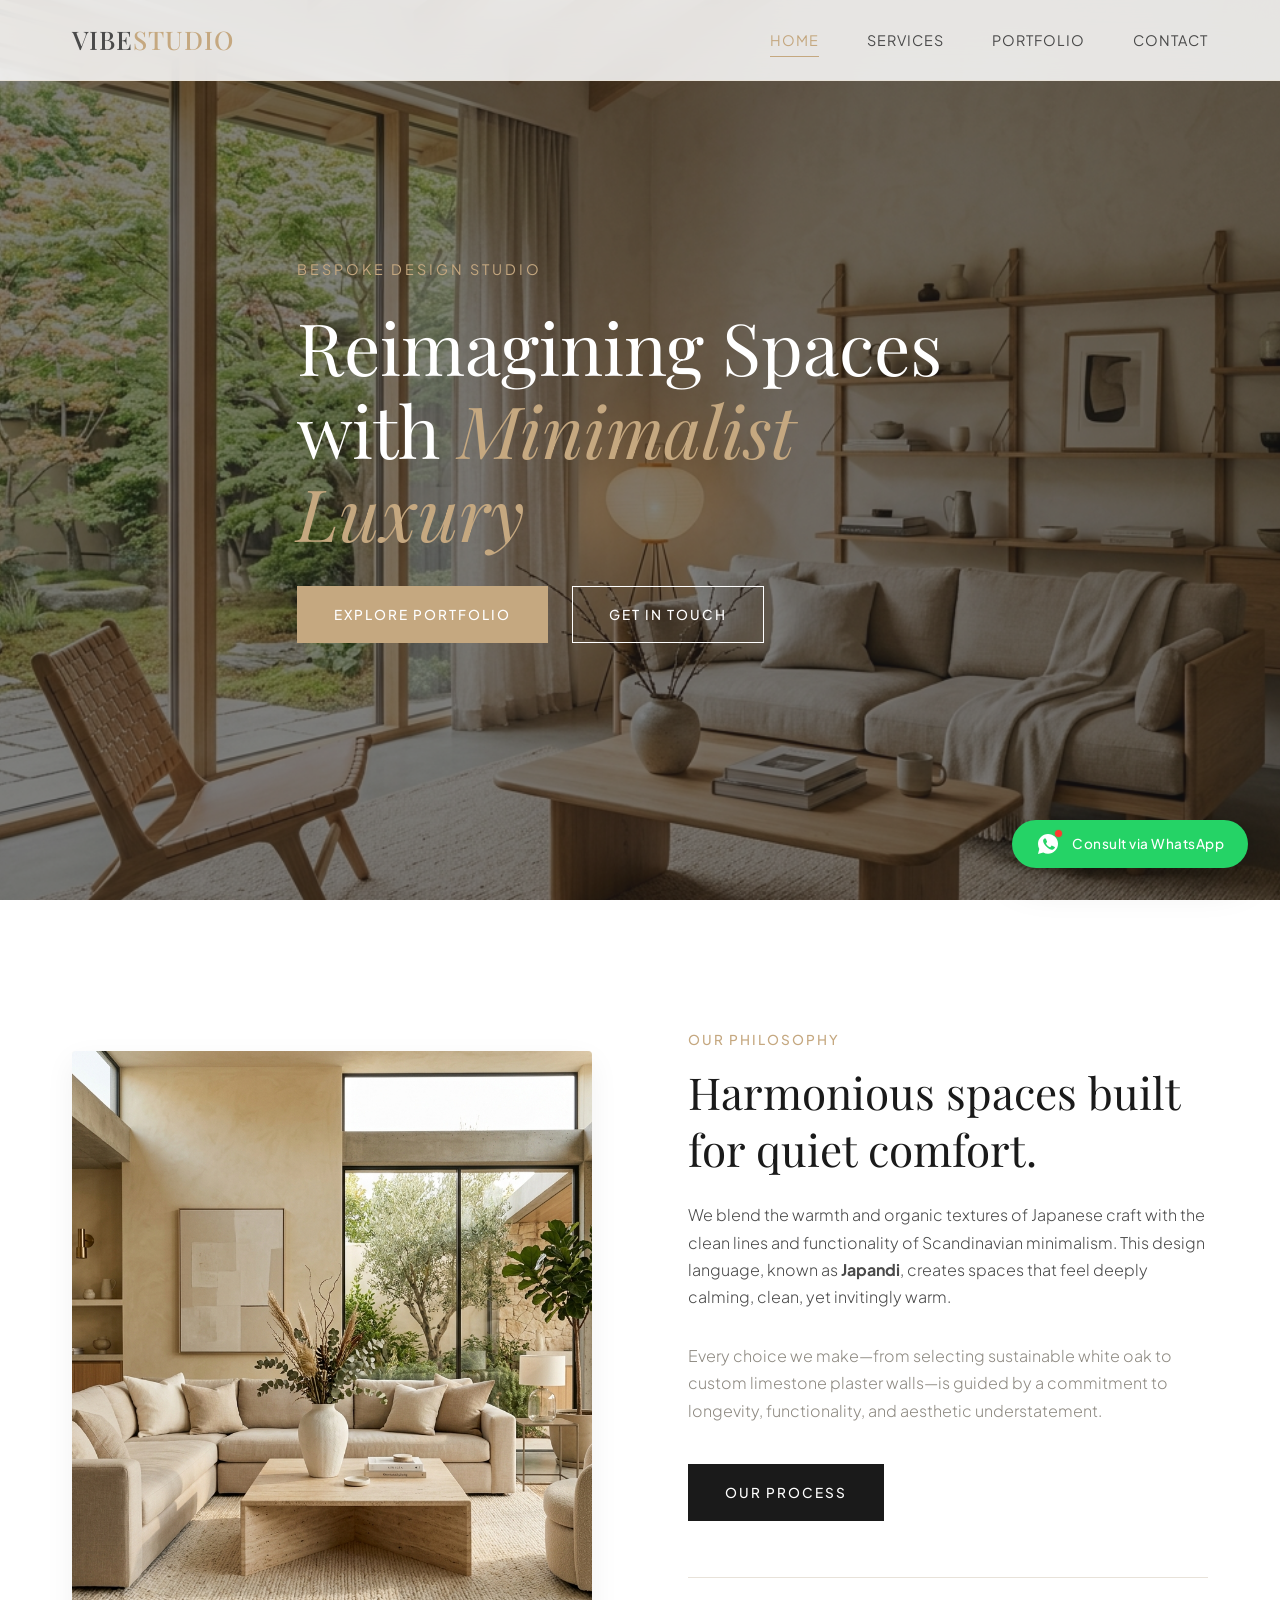
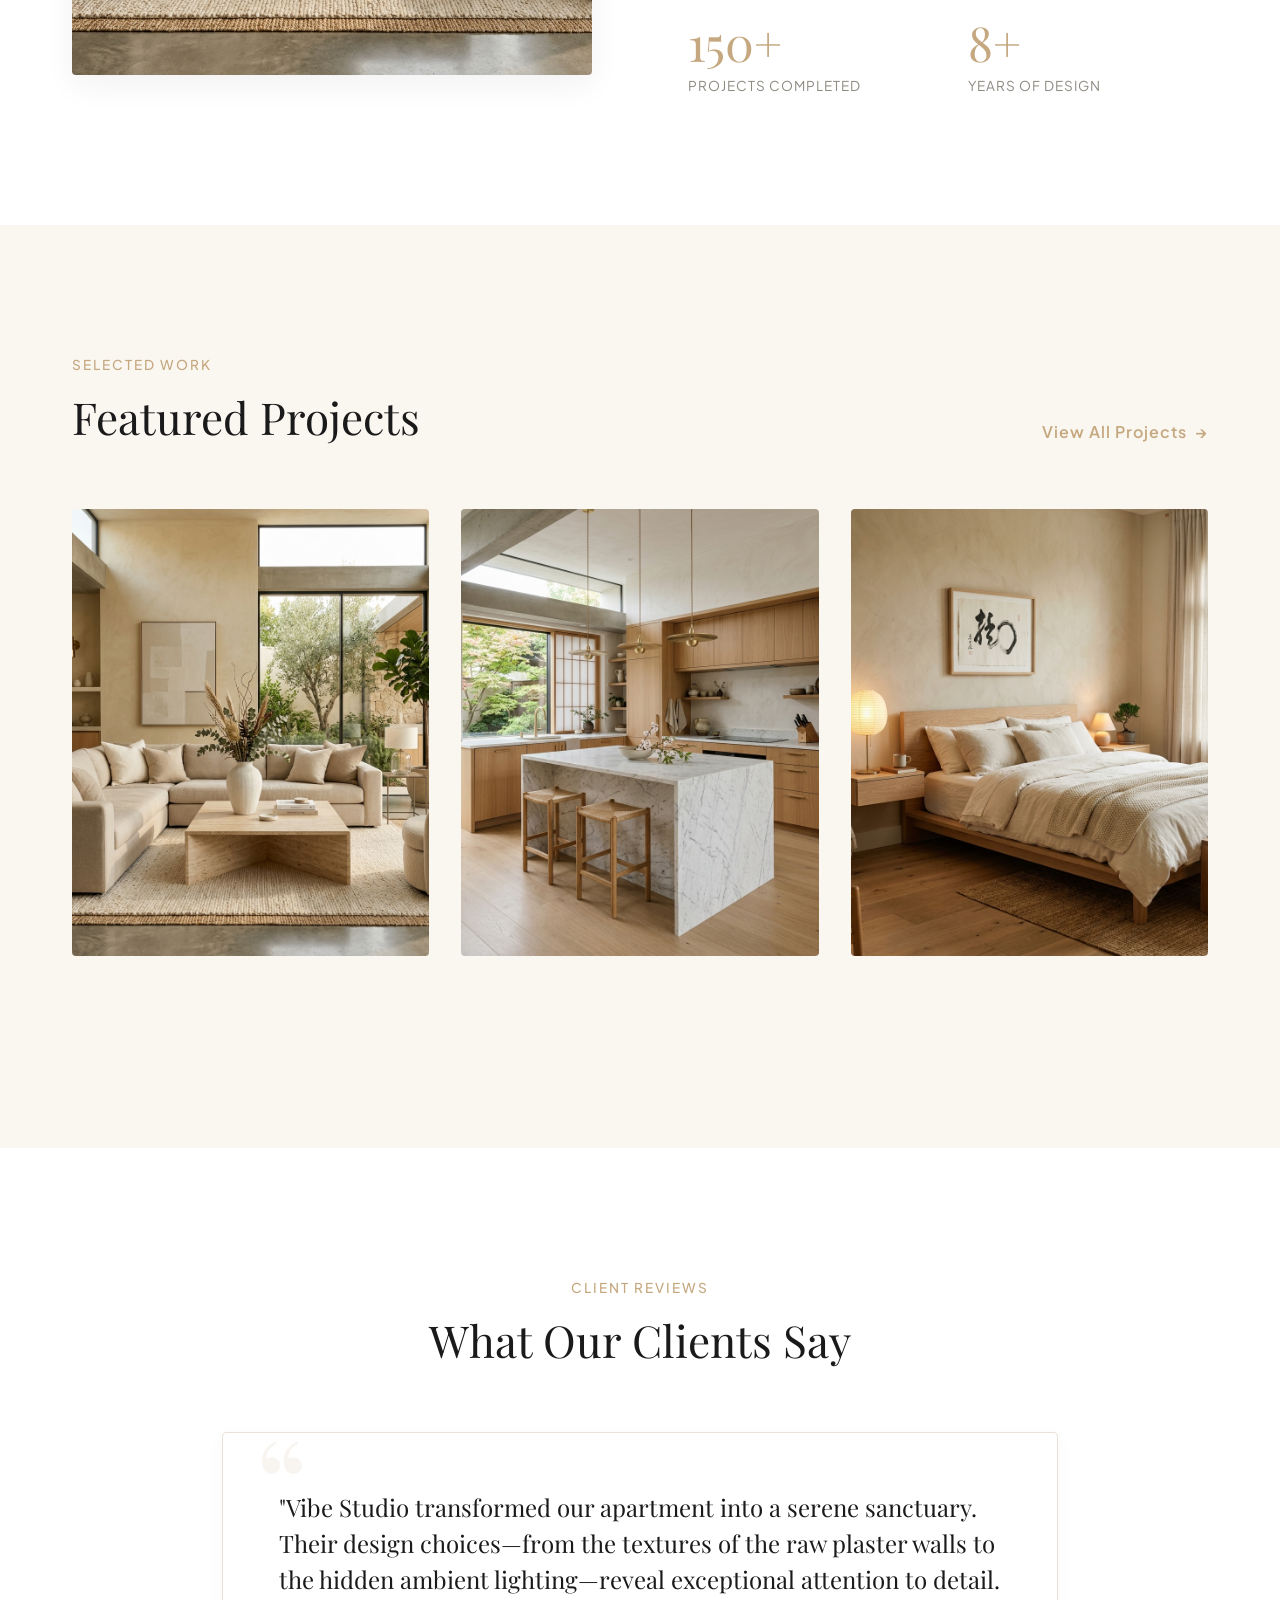
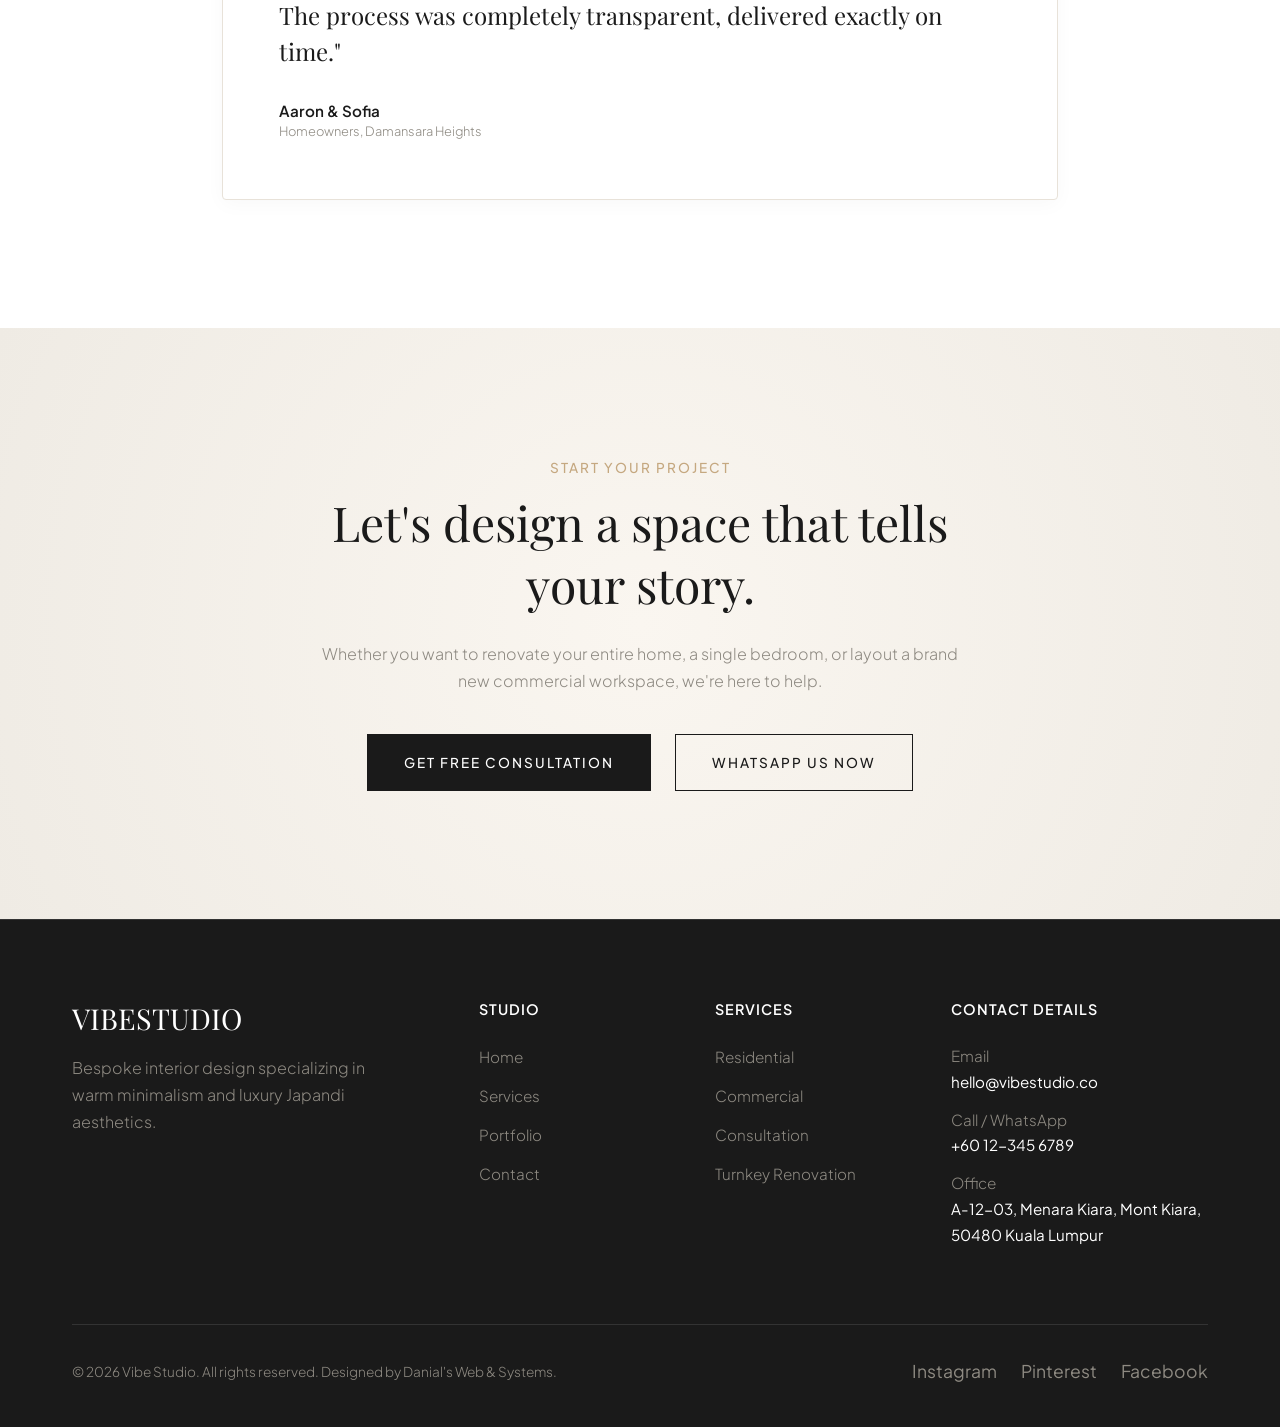
<file: index.html>
<!DOCTYPE html>
<html lang="en">
<head>
  <meta charset="UTF-8">
  <meta name="viewport" content="width=device-width, initial-scale=1.0">
  <meta name="description" content="Vibe Interior Studio - A premium interior design studio specializing in minimalist Japandi style luxury spaces in Malaysia.">
  <title>Vibe Interior Studio | Minimalist Luxury Interior Design</title>
  
  <!-- CSS Stylesheet -->
  <link rel="stylesheet" href="css/style.css">
</head>
<body>

  <!-- Navigation Bar -->
  <nav class="navbar" id="navbar">
    <div class="container navbar-container">
      <a href="index.html" class="logo">VIBE<span>STUDIO</span></a>
      
      <ul class="nav-menu" id="nav-menu">
        <li><a href="index.html" class="nav-link active">Home</a></li>
        <li><a href="services.html" class="nav-link">Services</a></li>
        <li><a href="portfolio.html" class="nav-link">Portfolio</a></li>
        <li><a href="contact.html" class="nav-link">Contact</a></li>
      </ul>
      
      <div class="menu-toggle" id="menu-toggle">
        <span></span>
        <span></span>
        <span></span>
      </div>
    </div>
  </nav>

  <!-- Hero Section -->
  <header class="hero">
    <img src="assets/images/hero.png" alt="Luxurious Japandi Living Room" class="hero-bg">
    <div class="container hero-content">
      <span class="hero-subtitle">Bespoke Design Studio</span>
      <h1 class="hero-title">Reimagining Spaces with <span>Minimalist Luxury</span></h1>
      <div class="hero-btns">
        <a href="portfolio.html" class="btn btn-accent">Explore Portfolio</a>
        <a href="contact.html" class="btn btn-secondary" style="border-color: #FFFFFF; color: #FFFFFF;">Get in Touch</a>
      </div>
    </div>
  </header>

  <!-- Intro/Philosophy Section -->
  <section class="section">
    <div class="container">
      <div class="intro-grid">
        <div class="intro-image-wrapper">
          <img src="assets/images/living-1.png" alt="Warm Minimalist Living Space" class="intro-img">
        </div>
        <div class="intro-content">
          <span class="section-subtitle">Our Philosophy</span>
          <h2 class="section-title">Harmonious spaces built for quiet comfort.</h2>
          <p style="margin-bottom: 2rem;">We blend the warmth and organic textures of Japanese craft with the clean lines and functionality of Scandinavian minimalism. This design language, known as <strong>Japandi</strong>, creates spaces that feel deeply calming, clean, yet invitingly warm.</p>
          <p style="margin-bottom: 2.5rem; color: var(--color-text-muted);">Every choice we make—from selecting sustainable white oak to custom limestone plaster walls—is guided by a commitment to longevity, functionality, and aesthetic understatement.</p>
          <a href="services.html" class="btn btn-primary">Our Process</a>
          
          <div class="intro-stats">
            <div class="stat-item">
              <div class="stat-number">150+</div>
              <div class="stat-label">Projects Completed</div>
            </div>
            <div class="stat-item">
              <div class="stat-number">8+</div>
              <div class="stat-label">Years of Design</div>
            </div>
          </div>
        </div>
      </div>
    </div>
  </section>

  <!-- Featured Portfolio Preview -->
  <section class="section section-light">
    <div class="container">
      <div class="section-header" style="display: flex; justify-content: space-between; align-items: flex-end; max-width: 100%; margin-bottom: 4rem;">
        <div>
          <span class="section-subtitle">Selected Work</span>
          <h2 class="section-title" style="margin-bottom: 0;">Featured Projects</h2>
        </div>
        <a href="portfolio.html" class="btn-text">View All Projects</a>
      </div>
      
      <div class="featured-grid">
        <!-- Project 1 -->
        <a href="portfolio.html?filter=living" class="project-card">
          <img src="assets/images/living-1.png" alt="The Alabaster Loft" class="project-img">
          <div class="project-overlay">
            <span class="project-category">Living Room</span>
            <h3 class="project-title">The Alabaster Loft</h3>
          </div>
        </a>
        
        <!-- Project 2 -->
        <a href="portfolio.html?filter=kitchen" class="project-card">
          <img src="assets/images/kitchen-1.png" alt="Warm Minimalist Kitchen" class="project-img">
          <div class="project-overlay">
            <span class="project-category">Kitchen</span>
            <h3 class="project-title">Warm Minimalist Kitchen</h3>
          </div>
        </a>
        
        <!-- Project 3 -->
        <a href="portfolio.html?filter=bedroom" class="project-card">
          <img src="assets/images/bedroom-1.png" alt="Linen & Oak Sanctuary" class="project-img">
          <div class="project-overlay">
            <span class="project-category">Bedroom</span>
            <h3 class="project-title">Linen & Oak Sanctuary</h3>
          </div>
        </a>
      </div>
    </div>
  </section>

  <!-- Testimonials Section -->
  <section class="section">
    <div class="container" style="max-width: 900px;">
      <div class="section-header" style="text-align: center; margin: 0 auto 4rem;">
        <span class="section-subtitle">Client Reviews</span>
        <h2 class="section-title">What Our Clients Say</h2>
      </div>
      
      <div class="testimonial-card">
        <p class="testimonial-quote">"Vibe Studio transformed our apartment into a serene sanctuary. Their design choices—from the textures of the raw plaster walls to the hidden ambient lighting—reveal exceptional attention to detail. The process was completely transparent, delivered exactly on time."</p>
        <div class="testimonial-author">
          <div class="author-info">
            <h4>Aaron &amp; Sofia</h4>
            <p>Homeowners, Damansara Heights</p>
          </div>
        </div>
      </div>
    </div>
  </section>

  <!-- Call to Action -->
  <section class="section section-light" style="text-align: center; background: radial-gradient(circle at center, #FAF6F0 0%, #EFEBE4 100%);">
    <div class="container" style="max-width: 700px;">
      <span class="section-subtitle">Start Your Project</span>
      <h2 class="section-title" style="font-size: 3rem; margin-bottom: 1.5rem;">Let's design a space that tells your story.</h2>
      <p style="margin-bottom: 2.5rem; color: var(--color-text-muted);">Whether you want to renovate your entire home, a single bedroom, or layout a brand new commercial workspace, we're here to help.</p>
      <div style="display: flex; gap: 1.5rem; justify-content: center; flex-wrap: wrap;">
        <a href="contact.html" class="btn btn-primary">Get Free Consultation</a>
        <a href="https://wa.me/60123456789" class="btn btn-secondary" style="border-color: var(--color-primary);">WhatsApp Us Now</a>
      </div>
    </div>
  </section>

  <!-- Footer -->
  <footer class="footer">
    <div class="container">
      <div class="footer-grid">
        <div class="footer-brand">
          <h3>VIBE<span>STUDIO</span></h3>
          <p>Bespoke interior design specializing in warm minimalism and luxury Japandi aesthetics.</p>
        </div>
        <div class="footer-col">
          <h4>Studio</h4>
          <ul class="footer-links">
            <li><a href="index.html">Home</a></li>
            <li><a href="services.html">Services</a></li>
            <li><a href="portfolio.html">Portfolio</a></li>
            <li><a href="contact.html">Contact</a></li>
          </ul>
        </div>
        <div class="footer-col">
          <h4>Services</h4>
          <ul class="footer-links">
            <li><a href="services.html">Residential</a></li>
            <li><a href="services.html">Commercial</a></li>
            <li><a href="services.html">Consultation</a></li>
            <li><a href="services.html">Turnkey Renovation</a></li>
          </ul>
        </div>
        <div class="footer-col">
          <h4>Contact Details</h4>
          <div class="footer-contact">
            <p>Email <span>hello@vibestudio.co</span></p>
            <p>Call / WhatsApp <span>+60 12-345 6789</span></p>
            <p>Office <span>A-12-03, Menara Kiara, Mont Kiara, 50480 Kuala Lumpur</span></p>
          </div>
        </div>
      </div>
      
      <div class="footer-bottom">
        <p>&copy; 2026 Vibe Studio. All rights reserved. Designed by Danial's Web &amp; Systems.</p>
        <div class="social-links">
          <a href="#" aria-label="Instagram">Instagram</a>
          <a href="#" aria-label="Pinterest">Pinterest</a>
          <a href="#" aria-label="Facebook">Facebook</a>
        </div>
      </div>
    </div>
  </footer>

  <!-- Floating WhatsApp Widget -->
  <a href="https://wa.me/60123456789" class="whatsapp-float" target="_blank" rel="noopener noreferrer">
    <div class="whatsapp-icon-wrapper">
      <svg class="whatsapp-icon" viewBox="0 0 24 24">
        <path d="M12.012 2C6.48 2 2 6.48 2 12.012c0 1.767.46 3.427 1.258 4.887L2 22l5.244-1.378a9.954 9.954 0 0 0 4.768 1.21c5.532 0 10.012-4.48 10.012-10.012S17.544 2 12.012 2zm6.273 14.3c-.258.728-1.282 1.332-1.782 1.4-1.378.188-3.118-.332-5.187-2.186-2.585-2.316-4.225-5.068-4.225-6.853 0-.853.454-1.42.79-1.77.258-.266.52-.352.753-.352.224 0 .428.01.614.019.2.01.467-.076.732.558.266.643.918 2.24.996 2.4.078.16.13.348.026.558-.104.21-.156.34-.312.522-.156.182-.328.406-.468.544-.156.15-.32.314-.138.625.182.308.808 1.33 1.734 2.156.926.826 1.706 1.08 2.012 1.204.306.124.484.104.664-.1.182-.204.79-.918.996-1.232.204-.314.41-.262.69-.156.28.106 1.78.84 2.088.994.308.154.514.23.586.352.072.124.072.716-.186 1.442z"/>
      </svg>
      <div class="whatsapp-badge"></div>
    </div>
    <span class="whatsapp-text">Consult via WhatsApp</span>
  </a>

  <!-- Main JavaScript File -->
  <script src="js/main.js"></script>
</body>
</html>
</file>
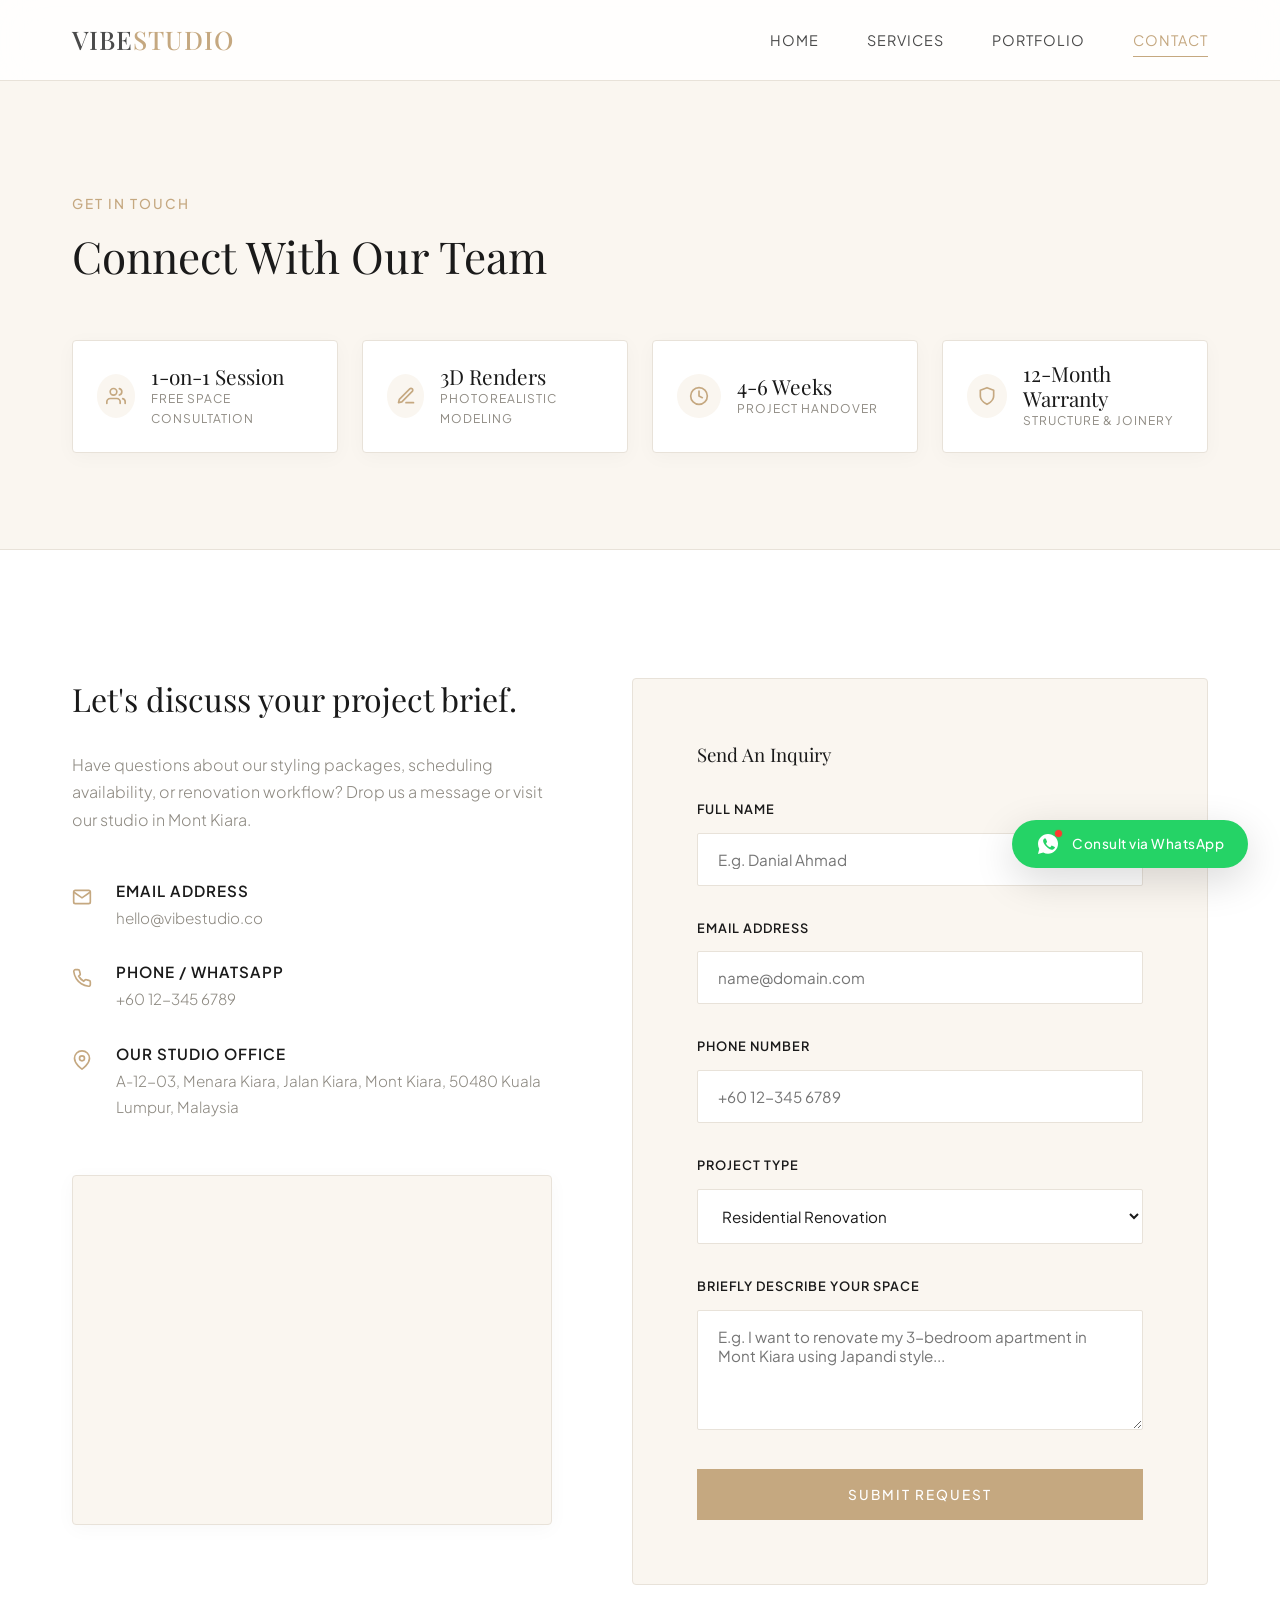
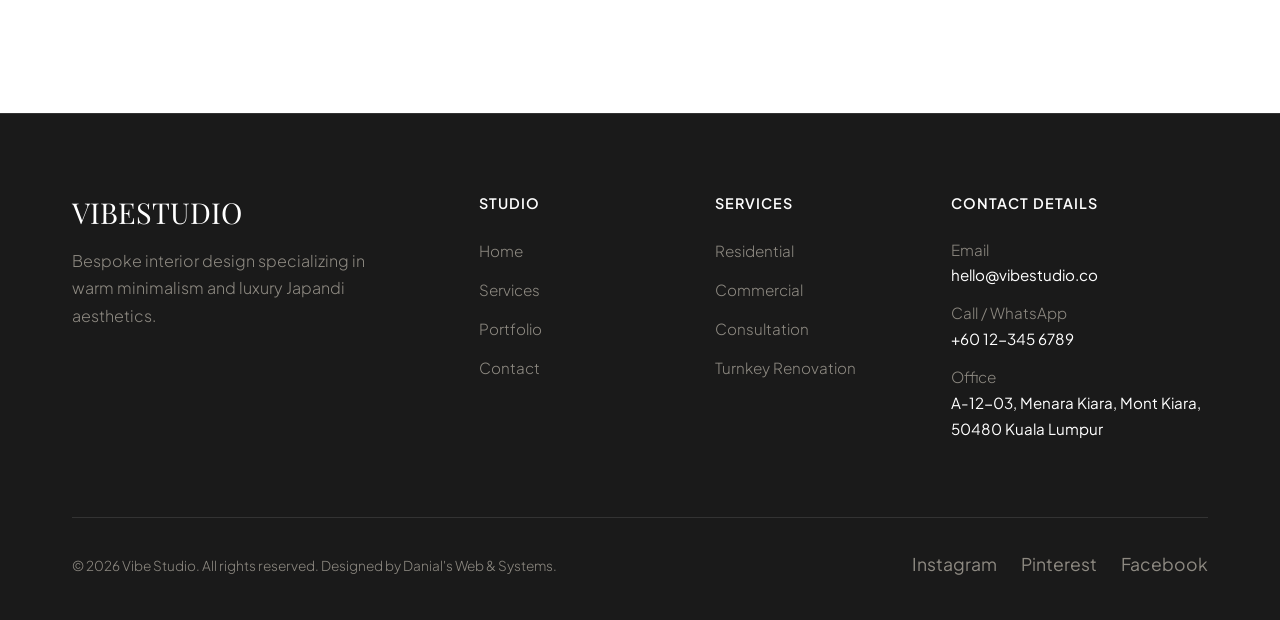
<file: contact.html>
<!DOCTYPE html>
<html lang="en">
<head>
  <meta charset="UTF-8">
  <meta name="viewport" content="width=device-width, initial-scale=1.0">
  <meta name="description" content="Get in touch with Vibe Studio in Kuala Lumpur. Send us an inquiry about your residential or commercial interior renovation.">
  <title>Contact Us | Vibe Interior Studio</title>
  
  <!-- CSS Stylesheet -->
  <link rel="stylesheet" href="css/style.css">
</head>
<body>

  <!-- Navigation Bar -->
  <nav class="navbar" id="navbar">
    <div class="container navbar-container">
      <a href="index.html" class="logo">VIBE<span>STUDIO</span></a>
      
      <ul class="nav-menu" id="nav-menu">
        <li><a href="index.html" class="nav-link">Home</a></li>
        <li><a href="services.html" class="nav-link">Services</a></li>
        <li><a href="portfolio.html" class="nav-link">Portfolio</a></li>
        <li><a href="contact.html" class="nav-link active">Contact</a></li>
      </ul>
      
      <div class="menu-toggle" id="menu-toggle">
        <span></span>
        <span></span>
        <span></span>
      </div>
    </div>
  </nav>

  <!-- Page Header -->
  <header class="page-header">
    <div class="container">
      <span class="section-subtitle">Get In Touch</span>
      <h1 class="section-title" style="margin-bottom: 1rem;">Connect With Our Team</h1>
      
      <!-- Horizontal Infographic Specs Grid -->
      <div class="specs-grid-bar">
        <div class="spec-item">
          <div class="spec-icon">
            <svg width="20" height="20" viewBox="0 0 24 24" fill="none" stroke="currentColor" stroke-width="2" stroke-linecap="round" stroke-linejoin="round"><path d="M17 21v-2a4 4 0 0 0-4-4H5a4 4 0 0 0-4 4v2"/><circle cx="9" cy="7" r="4"/><path d="M23 21v-2a4 4 0 0 0-3-3.87"/><path d="M16 3.13a4 4 0 0 1 0 7.75"/></svg>
          </div>
          <div class="spec-info">
            <span class="spec-num">1-on-1 Session</span>
            <span class="spec-title">Free Space Consultation</span>
          </div>
        </div>
        <div class="spec-item">
          <div class="spec-icon">
            <svg width="20" height="20" viewBox="0 0 24 24" fill="none" stroke="currentColor" stroke-width="2" stroke-linecap="round" stroke-linejoin="round"><path d="M12 20h9"/><path d="M16.5 3.5a2.121 2.121 0 0 1 3 3L7 19l-4 1 1-4L16.5 3.5z"/></svg>
          </div>
          <div class="spec-info">
            <span class="spec-num">3D Renders</span>
            <span class="spec-title">Photorealistic Modeling</span>
          </div>
        </div>
        <div class="spec-item">
          <div class="spec-icon">
            <svg width="20" height="20" viewBox="0 0 24 24" fill="none" stroke="currentColor" stroke-width="2" stroke-linecap="round" stroke-linejoin="round"><circle cx="12" cy="12" r="10"/><polyline points="12 6 12 12 16 14"/></svg>
          </div>
          <div class="spec-info">
            <span class="spec-num">4-6 Weeks</span>
            <span class="spec-title">Project Handover</span>
          </div>
        </div>
        <div class="spec-item">
          <div class="spec-icon">
            <svg width="20" height="20" viewBox="0 0 24 24" fill="none" stroke="currentColor" stroke-width="2" stroke-linecap="round" stroke-linejoin="round"><path d="M12 22s8-4 8-10V5l-8-3-8 3v7c0 6 8 10 8 10z"/></svg>
          </div>
          <div class="spec-info">
            <span class="spec-num">12-Month Warranty</span>
            <span class="spec-title">Structure &amp; Joinery</span>
          </div>
        </div>
      </div>
    </div>
  </header>

  <!-- Contact Section -->
  <section class="section">
    <div class="container">
      <div class="contact-grid">
        
        <!-- Contact Information Column -->
        <div class="contact-info-col">
          <h3>Let's discuss your project brief.</h3>
          <p style="margin-bottom: 3rem; color: var(--color-text-muted);">Have questions about our styling packages, scheduling availability, or renovation workflow? Drop us a message or visit our studio in Mont Kiara.</p>
          
          <div class="contact-details">
            <!-- Item 1 -->
            <div class="contact-detail-item">
              <div class="contact-detail-icon">
                <svg width="20" height="20" viewBox="0 0 24 24" fill="none" stroke="currentColor" stroke-width="2">
                  <path d="M4 4h16c1.1 0 2 .9 2 2v12c0 1.1-.9 2-2 2H4c-1.1 0-2-.9-2-2V6c0-1.1.9-2 2-2z"/>
                  <polyline points="22,6 12,13 2,6"/>
                </svg>
              </div>
              <div class="contact-detail-text">
                <h4>Email Address</h4>
                <p><a href="mailto:hello@vibestudio.co">hello@vibestudio.co</a></p>
              </div>
            </div>

            <!-- Item 2 -->
            <div class="contact-detail-item">
              <div class="contact-detail-icon">
                <svg width="20" height="20" viewBox="0 0 24 24" fill="none" stroke="currentColor" stroke-width="2">
                  <path d="M22 16.92v3a2 2 0 0 1-2.18 2 19.79 19.79 0 0 1-8.63-3.07 19.5 19.5 0 0 1-6-6 19.79 19.79 0 0 1-3.07-8.67A2 2 0 0 1 4.11 2h3a2 2 0 0 1 2 1.72 12.84 12.84 0 0 0 .7 2.81 2 2 0 0 1-.45 2.11L8.09 9.91a16 16 0 0 0 6 6l1.27-1.27a2 2 0 0 1 2.11-.45 12.84 12.84 0 0 0 2.81.7A2 2 0 0 1 22 16.92z"/>
                </svg>
              </div>
              <div class="contact-detail-text">
                <h4>Phone / WhatsApp</h4>
                <p><a href="https://wa.me/60123456789">+60 12-345 6789</a></p>
              </div>
            </div>

            <!-- Item 3 -->
            <div class="contact-detail-item">
              <div class="contact-detail-icon">
                <svg width="20" height="20" viewBox="0 0 24 24" fill="none" stroke="currentColor" stroke-width="2">
                  <path d="M21 10c0 7-9 13-9 13s-9-6-9-13a9 9 0 0 1 18 0z"/>
                  <circle cx="12" cy="10" r="3"/>
                </svg>
              </div>
              <div class="contact-detail-text">
                <h4>Our Studio Office</h4>
                <p>A-12-03, Menara Kiara, Jalan Kiara, Mont Kiara, 50480 Kuala Lumpur, Malaysia</p>
              </div>
            </div>
          </div>

          <!-- Real Interactive Google Maps -->
          <div class="map-mockup">
            <iframe 
              src="https://www.google.com/maps/embed?pb=!1m18!1m12!1m3!1d3983.7431238466184!2d101.6508933!3d3.1706692999999997!2m3!1f0!2f0!3f0!3m2!1i1024!2i768!4f13.1!3m3!1m2!1s0x31cc48f1f7d5c953%3A0xe9f79cd29c6ccb19!2sMenara%20Kiara!5e0!3m2!1sen!2smy!4v1718849477000!5m2!1sen!2smy" 
              width="100%" 
              height="100%" 
              style="border:0;" 
              allowfullscreen="" 
              loading="lazy" 
              referrerpolicy="no-referrer-when-downgrade">
            </iframe>
          </div>
        </div>

        <!-- Contact Form Column -->
        <div class="contact-form-col">
          <h3 style="margin-bottom: 2rem;">Send An Inquiry</h3>
          
          <form id="contact-form" novalidate>
            <!-- Name Input -->
            <div class="form-group">
              <label for="name" class="form-label">Full Name</label>
              <input type="text" class="form-control" id="name" name="name" placeholder="E.g. Danial Ahmad" required>
            </div>

            <!-- Email Input -->
            <div class="form-group">
              <label for="email" class="form-label">Email Address</label>
              <input type="email" class="form-control" id="email" name="email" placeholder="name@domain.com" required>
            </div>

            <!-- Phone Input -->
            <div class="form-group">
              <label for="phone" class="form-label">Phone Number</label>
              <input type="tel" class="form-control" id="phone" name="phone" placeholder="+60 12-345 6789" required>
            </div>

            <!-- Space Selection -->
            <div class="form-group">
              <label for="project-type" class="form-label">Project Type</label>
              <select class="form-control" id="project-type" name="project-type">
                <option value="residential">Residential Renovation</option>
                <option value="commercial">Commercial / Office Design</option>
                <option value="consultation">Spatial Design Consultation</option>
                <option value="other">Other Projects</option>
              </select>
            </div>

            <!-- Message Input -->
            <div class="form-group">
              <label for="message" class="form-label">Briefly describe your space</label>
              <textarea class="form-control" id="message" name="message" placeholder="E.g. I want to renovate my 3-bedroom apartment in Mont Kiara using Japandi style..." required></textarea>
            </div>

            <!-- Submit Button -->
            <button type="submit" class="btn btn-accent btn-primary" style="width: 100%;">Submit Request</button>
            
            <!-- Form Status Response -->
            <div class="form-status" id="form-status"></div>
          </form>
        </div>

      </div>
    </div>
  </section>

  <!-- Footer -->
  <footer class="footer">
    <div class="container">
      <div class="footer-grid">
        <div class="footer-brand">
          <h3>VIBE<span>STUDIO</span></h3>
          <p>Bespoke interior design specializing in warm minimalism and luxury Japandi aesthetics.</p>
        </div>
        <div class="footer-col">
          <h4>Studio</h4>
          <ul class="footer-links">
            <li><a href="index.html">Home</a></li>
            <li><a href="services.html">Services</a></li>
            <li><a href="portfolio.html">Portfolio</a></li>
            <li><a href="contact.html">Contact</a></li>
          </ul>
        </div>
        <div class="footer-col">
          <h4>Services</h4>
          <ul class="footer-links">
            <li><a href="services.html">Residential</a></li>
            <li><a href="services.html">Commercial</a></li>
            <li><a href="services.html">Consultation</a></li>
            <li><a href="services.html">Turnkey Renovation</a></li>
          </ul>
        </div>
        <div class="footer-col">
          <h4>Contact Details</h4>
          <div class="footer-contact">
            <p>Email <span>hello@vibestudio.co</span></p>
            <p>Call / WhatsApp <span>+60 12-345 6789</span></p>
            <p>Office <span>A-12-03, Menara Kiara, Mont Kiara, 50480 Kuala Lumpur</span></p>
          </div>
        </div>
      </div>
      
      <div class="footer-bottom">
        <p>&copy; 2026 Vibe Studio. All rights reserved. Designed by Danial's Web &amp; Systems.</p>
        <div class="social-links">
          <a href="#" aria-label="Instagram">Instagram</a>
          <a href="#" aria-label="Pinterest">Pinterest</a>
          <a href="#" aria-label="Facebook">Facebook</a>
        </div>
      </div>
    </div>
  </footer>

  <!-- Floating WhatsApp Widget -->
  <a href="https://wa.me/60123456789" class="whatsapp-float" target="_blank" rel="noopener noreferrer">
    <div class="whatsapp-icon-wrapper">
      <svg class="whatsapp-icon" viewBox="0 0 24 24">
        <path d="M12.012 2C6.48 2 2 6.48 2 12.012c0 1.767.46 3.427 1.258 4.887L2 22l5.244-1.378a9.954 9.954 0 0 0 4.768 1.21c5.532 0 10.012-4.48 10.012-10.012S17.544 2 12.012 2zm6.273 14.3c-.258.728-1.282 1.332-1.782 1.4-1.378.188-3.118-.332-5.187-2.186-2.585-2.316-4.225-5.068-4.225-6.853 0-.853.454-1.42.79-1.77.258-.266.52-.352.753-.352.224 0 .428.01.614.019.2.01.467-.076.732.558.266.643.918 2.24.996 2.4.078.16.13.348.026.558-.104.21-.156.34-.312.522-.156.182-.328.406-.468.544-.156.15-.32.314-.138.625.182.308.808 1.33 1.734 2.156.926.826 1.706 1.08 2.012 1.204.306.124.484.104.664-.1.182-.204.79-.918.996-1.232.204-.314.41-.262.69-.156.28.106 1.78.84 2.088.994.308.154.514.23.586.352.072.124.072.716-.186 1.442z"/>
      </svg>
      <div class="whatsapp-badge"></div>
    </div>
    <span class="whatsapp-text">Consult via WhatsApp</span>
  </a>

  <!-- Main JavaScript File -->
  <script src="js/main.js"></script>
</body>
</html>
</file>
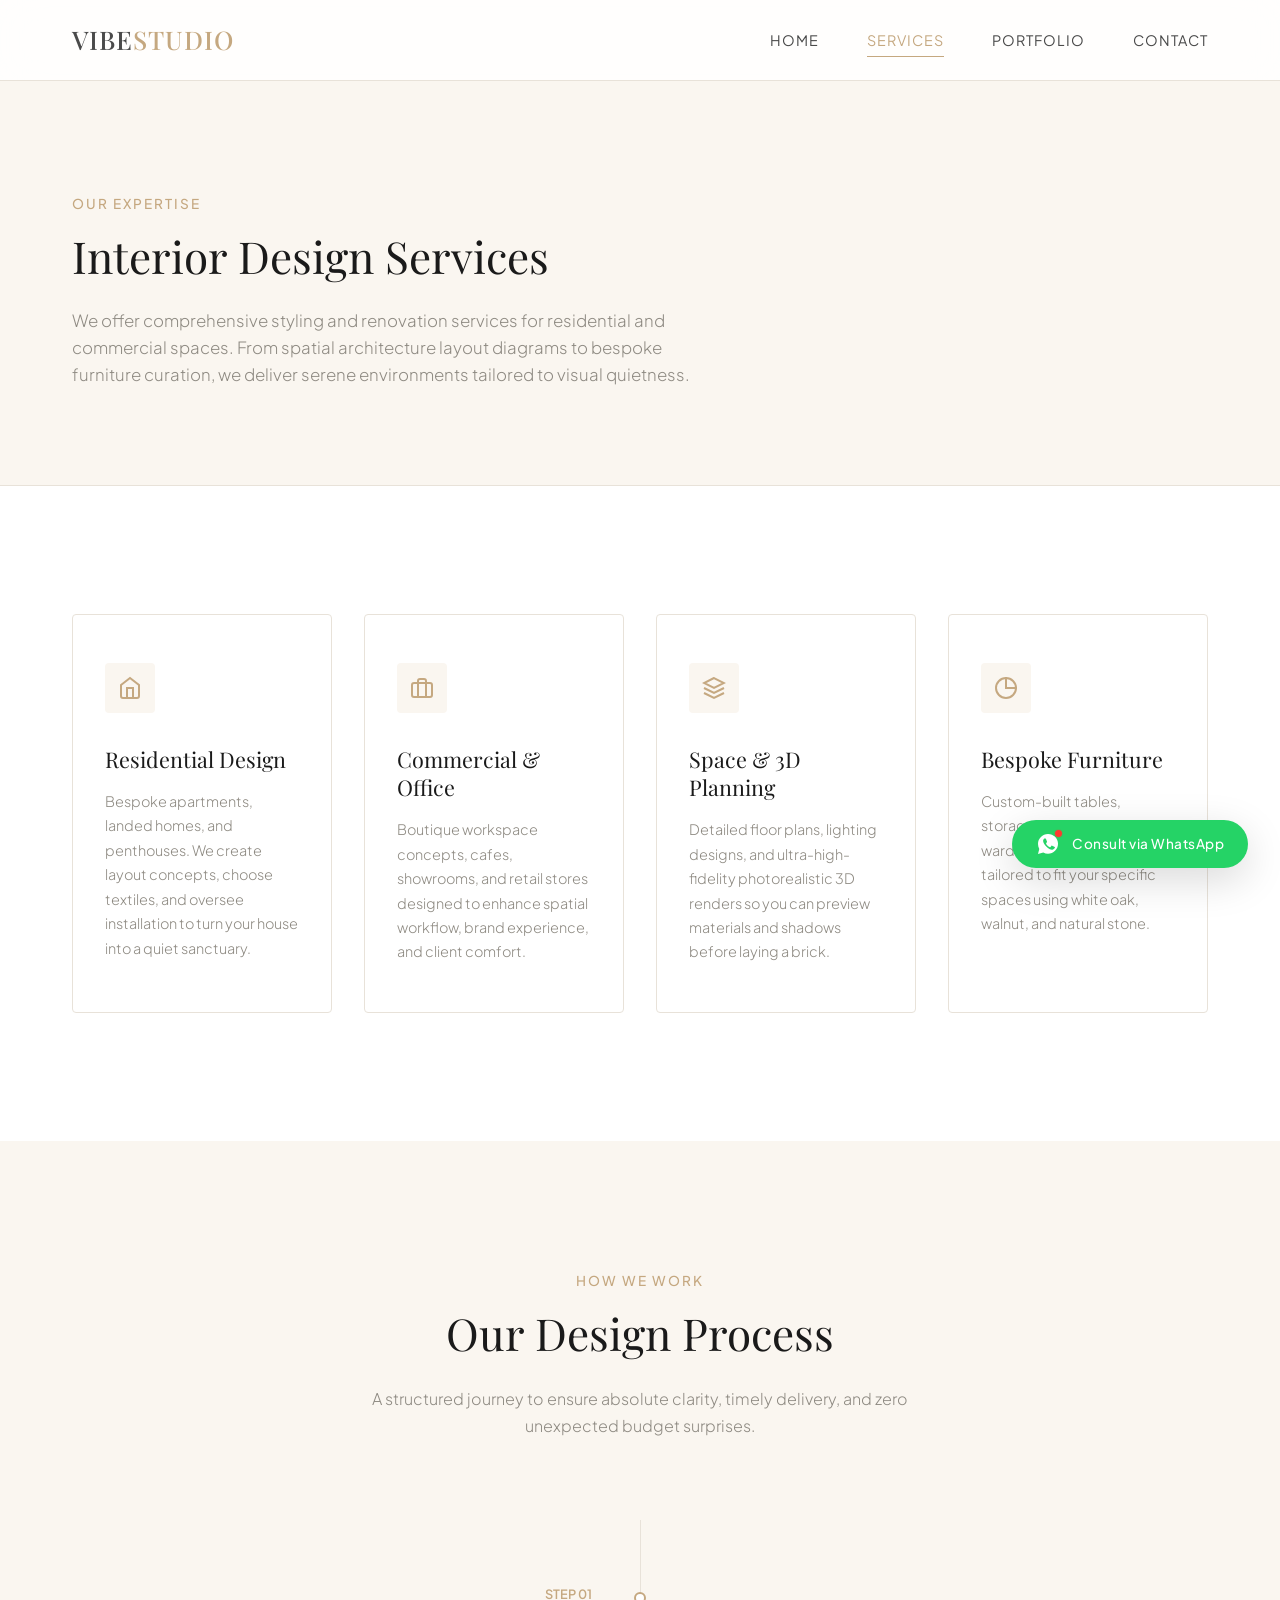
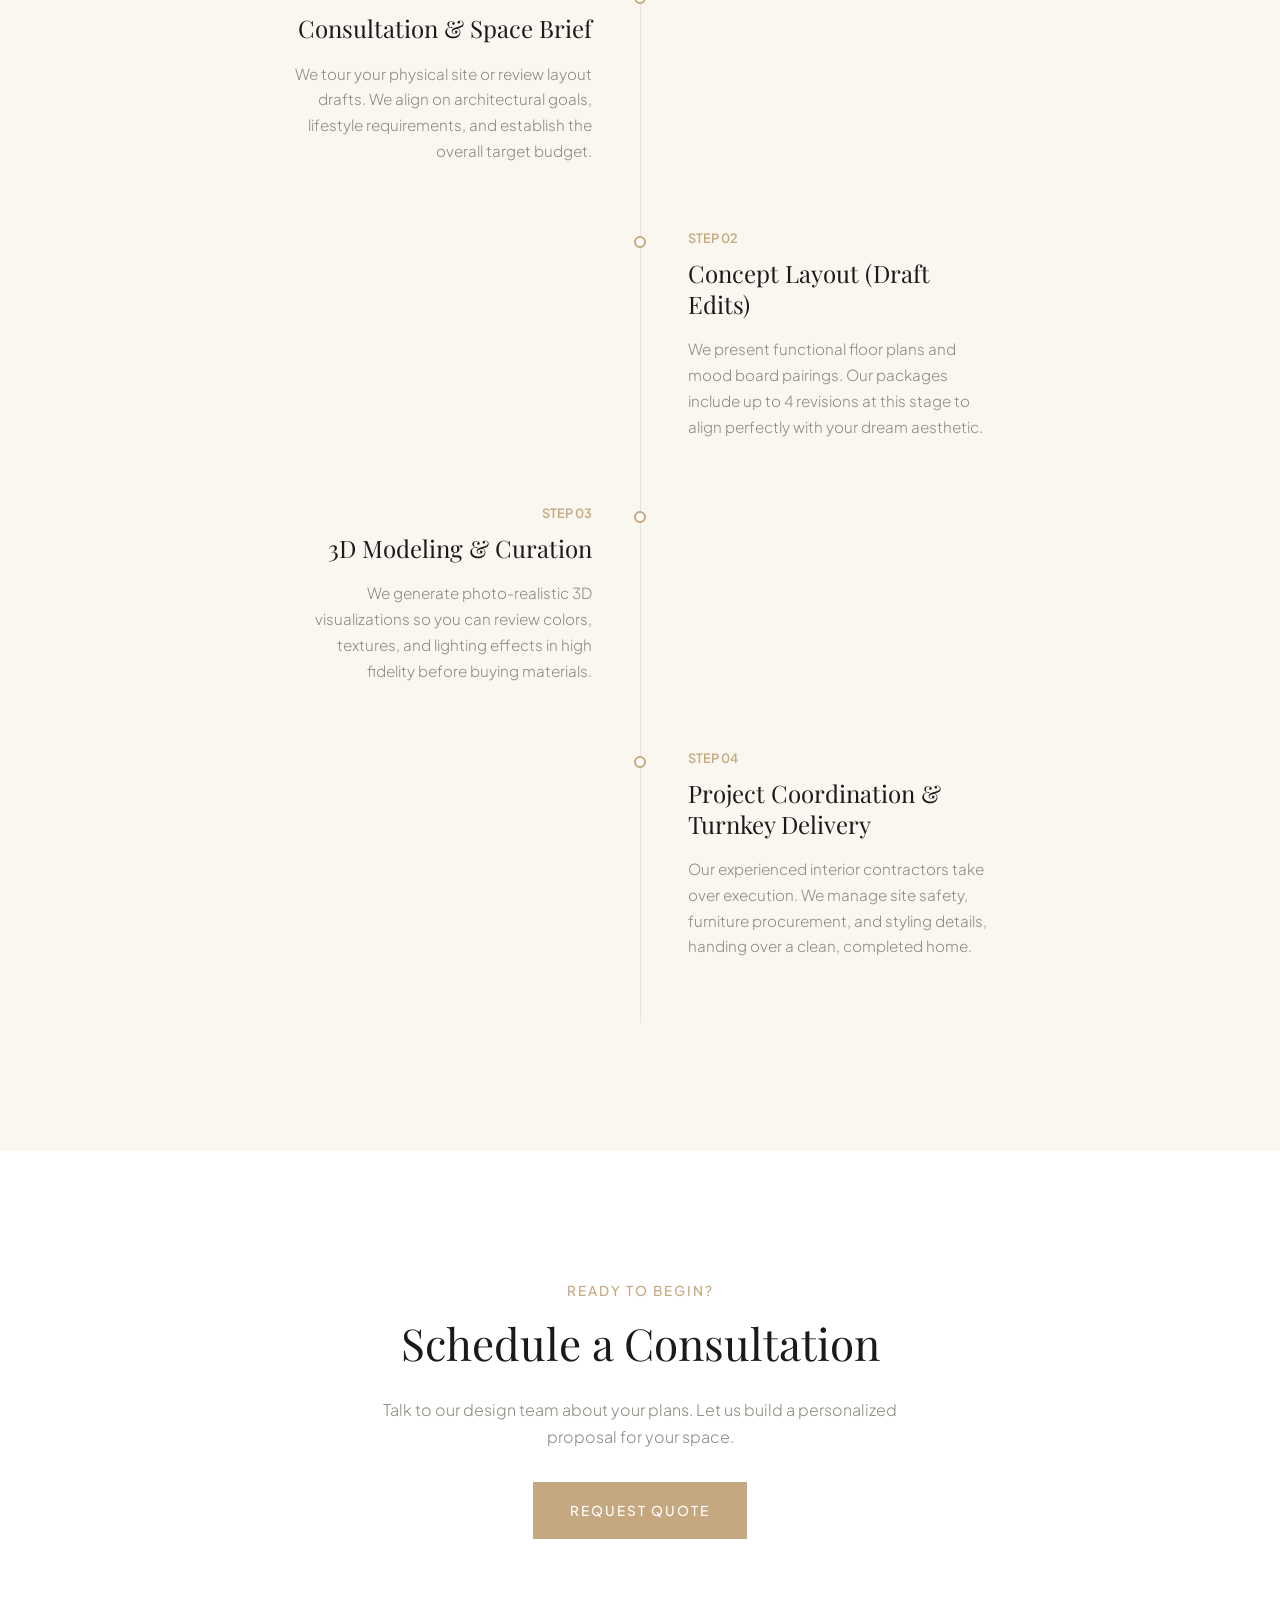
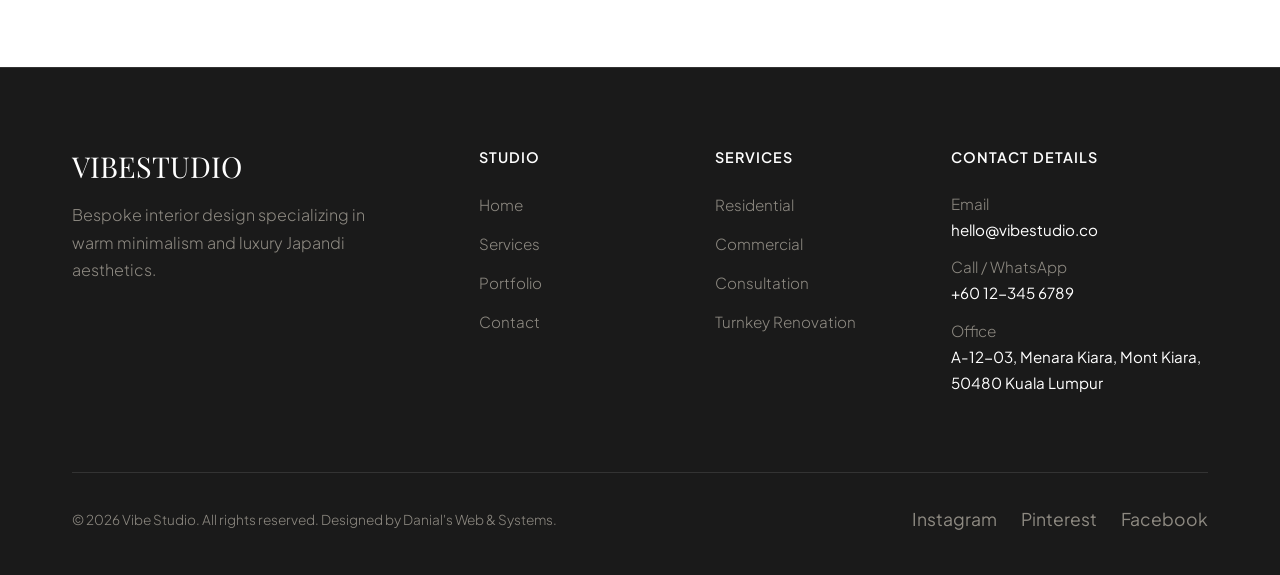
<file: services.html>
<!DOCTYPE html>
<html lang="en">
<head>
  <meta charset="UTF-8">
  <meta name="viewport" content="width=device-width, initial-scale=1.0">
  <meta name="description" content="Explore the professional interior design services of Vibe Studio. From residential to commercial turnkey renovations.">
  <title>Services | Vibe Interior Studio</title>
  
  <!-- CSS Stylesheet -->
  <link rel="stylesheet" href="css/style.css">
</head>
<body>

  <!-- Navigation Bar -->
  <nav class="navbar" id="navbar">
    <div class="container navbar-container">
      <a href="index.html" class="logo">VIBE<span>STUDIO</span></a>
      
      <ul class="nav-menu" id="nav-menu">
        <li><a href="index.html" class="nav-link">Home</a></li>
        <li><a href="services.html" class="nav-link active">Services</a></li>
        <li><a href="portfolio.html" class="nav-link">Portfolio</a></li>
        <li><a href="contact.html" class="nav-link">Contact</a></li>
      </ul>
      
      <div class="menu-toggle" id="menu-toggle">
        <span></span>
        <span></span>
        <span></span>
      </div>
    </div>
  </nav>

  <!-- Page Header -->
  <header class="page-header">
    <div class="container">
      <span class="section-subtitle">Our Expertise</span>
      <h1 class="section-title" style="margin-bottom: 1.5rem;">Interior Design Services</h1>
      <p style="max-width: 650px; color: var(--color-text-muted); font-size: 1.05rem; line-height: 1.6; font-weight: 300;">We offer comprehensive styling and renovation services for residential and commercial spaces. From spatial architecture layout diagrams to bespoke furniture curation, we deliver serene environments tailored to visual quietness.</p>
    </div>
  </header>

  <!-- Services Grid Section -->
  <section class="section">
    <div class="container">
      <div class="services-grid">
        
        <!-- Service 1 -->
        <div class="service-card">
          <div class="service-icon">
            <svg width="24" height="24" viewBox="0 0 24 24" fill="none" stroke="currentColor" stroke-width="2">
              <path d="M3 9l9-7 9 7v11a2 2 0 0 1-2 2H5a2 2 0 0 1-2-2z"/>
              <polyline points="9 22 9 12 15 12 15 22"/>
            </svg>
          </div>
          <h3>Residential Design</h3>
          <p>Bespoke apartments, landed homes, and penthouses. We create layout concepts, choose textiles, and oversee installation to turn your house into a quiet sanctuary.</p>
        </div>

        <!-- Service 2 -->
        <div class="service-card">
          <div class="service-icon">
            <svg width="24" height="24" viewBox="0 0 24 24" fill="none" stroke="currentColor" stroke-width="2">
              <rect x="2" y="7" width="20" height="14" rx="2" ry="2"/>
              <path d="M16 21V5a2 2 0 0 0-2-2h-4a2 2 0 0 0-2 2v16"/>
            </svg>
          </div>
          <h3>Commercial &amp; Office</h3>
          <p>Boutique workspace concepts, cafes, showrooms, and retail stores designed to enhance spatial workflow, brand experience, and client comfort.</p>
        </div>

        <!-- Service 3 -->
        <div class="service-icon-card service-card">
          <div class="service-icon">
            <svg width="24" height="24" viewBox="0 0 24 24" fill="none" stroke="currentColor" stroke-width="2">
              <polygon points="12 2 2 7 12 12 22 7 12 2"/>
              <polyline points="2 17 12 22 22 17"/>
              <polyline points="2 12 12 17 22 12"/>
            </svg>
          </div>
          <h3>Space &amp; 3D Planning</h3>
          <p>Detailed floor plans, lighting designs, and ultra-high-fidelity photorealistic 3D renders so you can preview materials and shadows before laying a brick.</p>
        </div>

        <!-- Service 4 -->
        <div class="service-card">
          <div class="service-icon">
            <svg width="24" height="24" viewBox="0 0 24 24" fill="none" stroke="currentColor" stroke-width="2">
              <path d="M12 2a10 10 0 1 0 10 10H12V2z"/>
              <path d="M12 2a10 10 0 0 1 10 10h-10V2z"/>
            </svg>
          </div>
          <h3>Bespoke Furniture</h3>
          <p>Custom-built tables, storage structures, wardrobes, and credenzas tailored to fit your specific spaces using white oak, walnut, and natural stone.</p>
        </div>

      </div>
    </div>
  </section>

  <!-- Process Timeline Section -->
  <section class="section section-light">
    <div class="container">
      <div class="section-header" style="text-align: center; margin: 0 auto 5rem;">
        <span class="section-subtitle">How We Work</span>
        <h2 class="section-title">Our Design Process</h2>
        <p style="color: var(--color-text-muted);">A structured journey to ensure absolute clarity, timely delivery, and zero unexpected budget surprises.</p>
      </div>

      <div class="timeline">
        
        <!-- Step 1 -->
        <div class="timeline-item timeline-item-left">
          <span class="timeline-step">Step 01</span>
          <h3>Consultation &amp; Space Brief</h3>
          <p>We tour your physical site or review layout drafts. We align on architectural goals, lifestyle requirements, and establish the overall target budget.</p>
        </div>

        <!-- Step 2 -->
        <div class="timeline-item timeline-item-right">
          <span class="timeline-step">Step 02</span>
          <h3>Concept Layout (Draft Edits)</h3>
          <p>We present functional floor plans and mood board pairings. Our packages include up to 4 revisions at this stage to align perfectly with your dream aesthetic.</p>
        </div>

        <!-- Step 3 -->
        <div class="timeline-item timeline-item-left">
          <span class="timeline-step">Step 03</span>
          <h3>3D Modeling &amp; Curation</h3>
          <p>We generate photo-realistic 3D visualizations so you can review colors, textures, and lighting effects in high fidelity before buying materials.</p>
        </div>

        <!-- Step 4 -->
        <div class="timeline-item timeline-item-right">
          <span class="timeline-step">Step 04</span>
          <h3>Project Coordination &amp; Turnkey Delivery</h3>
          <p>Our experienced interior contractors take over execution. We manage site safety, furniture procurement, and styling details, handing over a clean, completed home.</p>
        </div>

      </div>
    </div>
  </section>

  <!-- CTA Section -->
  <section class="section" style="text-align: center;">
    <div class="container" style="max-width: 600px;">
      <span class="section-subtitle">Ready to Begin?</span>
      <h2 class="section-title">Schedule a Consultation</h2>
      <p style="margin-bottom: 2rem; color: var(--color-text-muted);">Talk to our design team about your plans. Let us build a personalized proposal for your space.</p>
      <a href="contact.html" class="btn btn-accent">Request Quote</a>
    </div>
  </section>

  <!-- Footer -->
  <footer class="footer">
    <div class="container">
      <div class="footer-grid">
        <div class="footer-brand">
          <h3>VIBE<span>STUDIO</span></h3>
          <p>Bespoke interior design specializing in warm minimalism and luxury Japandi aesthetics.</p>
        </div>
        <div class="footer-col">
          <h4>Studio</h4>
          <ul class="footer-links">
            <li><a href="index.html">Home</a></li>
            <li><a href="services.html">Services</a></li>
            <li><a href="portfolio.html">Portfolio</a></li>
            <li><a href="contact.html">Contact</a></li>
          </ul>
        </div>
        <div class="footer-col">
          <h4>Services</h4>
          <ul class="footer-links">
            <li><a href="services.html">Residential</a></li>
            <li><a href="services.html">Commercial</a></li>
            <li><a href="services.html">Consultation</a></li>
            <li><a href="services.html">Turnkey Renovation</a></li>
          </ul>
        </div>
        <div class="footer-col">
          <h4>Contact Details</h4>
          <div class="footer-contact">
            <p>Email <span>hello@vibestudio.co</span></p>
            <p>Call / WhatsApp <span>+60 12-345 6789</span></p>
            <p>Office <span>A-12-03, Menara Kiara, Mont Kiara, 50480 Kuala Lumpur</span></p>
          </div>
        </div>
      </div>
      
      <div class="footer-bottom">
        <p>&copy; 2026 Vibe Studio. All rights reserved. Designed by Danial's Web &amp; Systems.</p>
        <div class="social-links">
          <a href="#" aria-label="Instagram">Instagram</a>
          <a href="#" aria-label="Pinterest">Pinterest</a>
          <a href="#" aria-label="Facebook">Facebook</a>
        </div>
      </div>
    </div>
  </footer>

  <!-- Floating WhatsApp Widget -->
  <a href="https://wa.me/60123456789" class="whatsapp-float" target="_blank" rel="noopener noreferrer">
    <div class="whatsapp-icon-wrapper">
      <svg class="whatsapp-icon" viewBox="0 0 24 24">
        <path d="M12.012 2C6.48 2 2 6.48 2 12.012c0 1.767.46 3.427 1.258 4.887L2 22l5.244-1.378a9.954 9.954 0 0 0 4.768 1.21c5.532 0 10.012-4.48 10.012-10.012S17.544 2 12.012 2zm6.273 14.3c-.258.728-1.282 1.332-1.782 1.4-1.378.188-3.118-.332-5.187-2.186-2.585-2.316-4.225-5.068-4.225-6.853 0-.853.454-1.42.79-1.77.258-.266.52-.352.753-.352.224 0 .428.01.614.019.2.01.467-.076.732.558.266.643.918 2.24.996 2.4.078.16.13.348.026.558-.104.21-.156.34-.312.522-.156.182-.328.406-.468.544-.156.15-.32.314-.138.625.182.308.808 1.33 1.734 2.156.926.826 1.706 1.08 2.012 1.204.306.124.484.104.664-.1.182-.204.79-.918.996-1.232.204-.314.41-.262.69-.156.28.106 1.78.84 2.088.994.308.154.514.23.586.352.072.124.072.716-.186 1.442z"/>
      </svg>
      <div class="whatsapp-badge"></div>
    </div>
    <span class="whatsapp-text">Consult via WhatsApp</span>
  </a>

  <!-- Main JavaScript File -->
  <script src="js/main.js"></script>
</body>
</html>
</file>
<file: css/style.css>
/* 
 * Vibe Interior Studio - Style Sheet
 * Japandi Minimalist Luxury Theme
 */

@import url('https://fonts.googleapis.com/css2?family=Playfair+Display:ital,wght@0,400..900;1,400..900&family=Plus+Jakarta+Sans:wght@300;400;500;600;700&display=swap');

:root {
  --color-primary: #1A1A1A;
  --color-accent: #C5A880;
  --color-accent-hover: #AA8C63;
  --color-bg-light: #FAF6F0;
  --color-bg-white: #FFFFFF;
  --color-text: #4A4A4A;
  --color-text-light: #F0EDE6;
  --color-text-muted: #8E8A82;
  --color-border: #E8E2D9;
  --color-border-dark: #333333;
  --font-headers: 'Playfair Display', Georgia, serif;
  --font-body: 'Plus Jakarta Sans', sans-serif;
  --transition-smooth: all 0.4s cubic-bezier(0.16, 1, 0.3, 1);
  --shadow-subtle: 0 4px 20px rgba(26, 26, 26, 0.03);
  --shadow-medium: 0 10px 30px rgba(26, 26, 26, 0.06);
  --shadow-float: 0 12px 40px rgba(0, 0, 0, 0.15);
}

/* Base resets */
*, *::before, *::after {
  box-sizing: border-box;
  margin: 0;
  padding: 0;
}

html {
  scroll-behavior: smooth;
  font-size: 16px;
}

body {
  font-family: var(--font-body);
  color: var(--color-text);
  background-color: var(--color-bg-white);
  line-height: 1.7;
  overflow-x: hidden;
  -webkit-font-smoothing: antialiased;
}

h1, h2, h3, h4, h5, h6 {
  font-family: var(--font-headers);
  color: var(--color-primary);
  font-weight: 400;
  line-height: 1.3;
}

p {
  font-weight: 300;
}

a {
  color: inherit;
  text-decoration: none;
  transition: var(--transition-smooth);
}

img {
  max-width: 100%;
  height: auto;
  display: block;
}

/* Custom Scrollbar */
::-webkit-scrollbar {
  width: 8px;
}
::-webkit-scrollbar-track {
  background: var(--color-bg-light);
}
::-webkit-scrollbar-thumb {
  background: var(--color-accent);
  border-radius: 4px;
}
::-webkit-scrollbar-thumb:hover {
  background: var(--color-accent-hover);
}

/* Common Layout Elements */
.container {
  max-width: 1200px;
  margin: 0 auto;
  padding: 0 2rem;
}

.section {
  padding: 8rem 0;
}

.section-light {
  background-color: var(--color-bg-light);
}

.section-header {
  max-width: 600px;
  margin-bottom: 4rem;
}

.section-subtitle {
  font-family: var(--font-body);
  font-weight: 500;
  text-transform: uppercase;
  font-size: 0.85rem;
  letter-spacing: 2px;
  color: var(--color-accent);
  margin-bottom: 0.75rem;
  display: block;
}

.section-title {
  font-size: 2.75rem;
  margin-bottom: 1.5rem;
}

@media (max-width: 768px) {
  .section {
    padding: 5rem 0;
  }
  .section-title {
    font-size: 2.25rem;
  }
}

/* Navigation Bar */
.navbar {
  position: fixed;
  top: 0;
  left: 0;
  width: 100%;
  z-index: 1000;
  background-color: rgba(255, 255, 255, 0.85);
  backdrop-filter: blur(20px);
  -webkit-backdrop-filter: blur(20px);
  border-bottom: 1px solid var(--color-border);
  transition: var(--transition-smooth);
}

.navbar.scrolled {
  padding: 0.75rem 0;
  box-shadow: var(--shadow-subtle);
}

.navbar-container {
  display: flex;
  justify-content: space-between;
  align-items: center;
  height: 80px;
}

.logo {
  font-family: var(--font-headers);
  font-size: 1.6rem;
  font-weight: 500;
  letter-spacing: 1px;
}

.logo span {
  color: var(--color-accent);
}

.nav-menu {
  display: flex;
  gap: 3rem;
  list-style: none;
}

.nav-link {
  font-size: 0.9rem;
  font-weight: 400;
  letter-spacing: 1px;
  text-transform: uppercase;
  position: relative;
  padding: 0.5rem 0;
}

.nav-link::after {
  content: '';
  position: absolute;
  bottom: 0;
  left: 0;
  width: 0;
  height: 1px;
  background-color: var(--color-accent);
  transition: var(--transition-smooth);
}

.nav-link:hover {
  color: var(--color-accent);
}

.nav-link:hover::after,
.nav-link.active::after {
  width: 100%;
}

.nav-link.active {
  color: var(--color-accent);
}

.menu-toggle {
  display: none;
  flex-direction: column;
  justify-content: space-between;
  width: 24px;
  height: 18px;
  cursor: pointer;
  z-index: 1001;
}

.menu-toggle span {
  display: block;
  height: 2px;
  width: 100%;
  background-color: var(--color-primary);
  transition: var(--transition-smooth);
  transform-origin: left center;
}

/* Mobile nav styles */
@media (max-width: 768px) {
  .nav-menu {
    position: fixed;
    top: 0;
    right: -100%;
    width: 80%;
    max-width: 320px;
    height: 100vh;
    background-color: var(--color-bg-white);
    flex-direction: column;
    justify-content: center;
    align-items: center;
    gap: 2.5rem;
    box-shadow: -10px 0 30px rgba(0,0,0,0.05);
    transition: var(--transition-smooth);
    z-index: 1000;
  }
  .nav-menu.open {
    right: 0;
  }
  .menu-toggle {
    display: flex;
  }
  .menu-toggle.open span:nth-child(1) {
    transform: rotate(45deg);
    position: relative;
    top: -1px;
    left: 2px;
  }
  .menu-toggle.open span:nth-child(2) {
    opacity: 0;
  }
  .menu-toggle.open span:nth-child(3) {
    transform: rotate(-45deg);
    position: relative;
    top: 1px;
    left: 2px;
  }
}

/* Buttons */
.btn {
  display: inline-flex;
  align-items: center;
  justify-content: center;
  padding: 1rem 2.25rem;
  font-family: var(--font-body);
  font-size: 0.85rem;
  font-weight: 500;
  letter-spacing: 2px;
  text-transform: uppercase;
  border: 1px solid var(--color-primary);
  cursor: pointer;
  position: relative;
  overflow: hidden;
  transition: var(--transition-smooth);
}

.btn-primary {
  background-color: var(--color-primary);
  color: var(--color-bg-white);
}

.btn-primary:hover {
  background-color: transparent;
  color: var(--color-primary);
}

.btn-secondary {
  background-color: transparent;
  color: var(--color-primary);
}

.btn-secondary:hover {
  background-color: var(--color-primary);
  color: var(--color-bg-white);
}

.btn-accent {
  background-color: var(--color-accent);
  border-color: var(--color-accent);
  color: var(--color-bg-white);
}

.btn-accent:hover {
  background-color: var(--color-accent-hover);
  border-color: var(--color-accent-hover);
  transform: translateY(-2px);
}

.btn-text {
  padding: 0;
  border: none;
  background: none;
  color: var(--color-accent);
  font-weight: 600;
  letter-spacing: 1px;
  display: inline-flex;
  align-items: center;
  gap: 0.5rem;
}

.btn-text::after {
  content: '→';
  transition: var(--transition-smooth);
}

.btn-text:hover {
  color: var(--color-primary);
}

.btn-text:hover::after {
  transform: translateX(5px);
}

/* Footer */
.footer {
  background-color: var(--color-primary);
  color: var(--color-text-light);
  padding: 5rem 0 2.5rem;
  border-top: 1px solid var(--color-border-dark);
}

.footer-grid {
  display: grid;
  grid-template-columns: 2fr 1fr 1fr 1.5fr;
  gap: 4rem;
  margin-bottom: 4rem;
}

@media (max-width: 992px) {
  .footer-grid {
    grid-template-columns: 1fr 1fr;
    gap: 3rem;
  }
}

@media (max-width: 576px) {
  .footer-grid {
    grid-template-columns: 1fr;
    gap: 2.5rem;
  }
}

.footer-brand h3 {
  color: var(--color-bg-white);
  font-size: 1.8rem;
  margin-bottom: 1rem;
}

.footer-brand p {
  color: var(--color-text-muted);
  max-width: 300px;
  margin-bottom: 1.5rem;
}

.footer-col h4 {
  color: var(--color-bg-white);
  font-family: var(--font-body);
  font-weight: 600;
  font-size: 0.9rem;
  text-transform: uppercase;
  letter-spacing: 1px;
  margin-bottom: 1.5rem;
}

.footer-links {
  list-style: none;
}

.footer-links li {
  margin-bottom: 0.75rem;
}

.footer-links a {
  color: var(--color-text-muted);
  font-weight: 300;
  font-size: 0.95rem;
}

.footer-links a:hover {
  color: var(--color-accent);
  padding-left: 5px;
}

.footer-contact p {
  color: var(--color-text-muted);
  margin-bottom: 0.75rem;
  font-size: 0.95rem;
}

.footer-contact span {
  display: block;
  color: var(--color-bg-white);
  font-weight: 400;
}

.footer-bottom {
  border-top: 1px solid var(--color-border-dark);
  padding-top: 2rem;
  display: flex;
  justify-content: space-between;
  align-items: center;
  flex-wrap: wrap;
  gap: 1rem;
}

.footer-bottom p {
  font-size: 0.85rem;
  color: var(--color-text-muted);
}

.social-links {
  display: flex;
  gap: 1.5rem;
}

.social-links a {
  color: var(--color-text-muted);
  font-size: 1.1rem;
}

.social-links a:hover {
  color: var(--color-accent);
}


/* --- PAGE SPECIFIC STYLES --- */

/* 1. Home Page */
.hero {
  height: 100vh;
  min-height: 600px;
  position: relative;
  display: flex;
  align-items: center;
  background-color: var(--color-primary);
  overflow: hidden;
}

.hero-bg {
  position: absolute;
  top: 0;
  left: 0;
  width: 100%;
  height: 100%;
  object-fit: cover;
  opacity: 0.45;
  transform: scale(1.05);
  animation: zoomSlow 20s infinite alternate;
}

@keyframes zoomSlow {
  from { transform: scale(1); }
  to { transform: scale(1.08); }
}

.hero-content {
  position: relative;
  z-index: 2;
  max-width: 750px;
  color: var(--color-bg-white);
}

.hero-subtitle {
  font-size: 0.9rem;
  text-transform: uppercase;
  letter-spacing: 3px;
  color: var(--color-accent);
  margin-bottom: 1.5rem;
  display: block;
  animation: fadeInUp 1s ease forwards;
}

.hero-title {
  font-size: 4.5rem;
  color: var(--color-bg-white);
  line-height: 1.15;
  margin-bottom: 2rem;
  animation: fadeInUp 1s ease 0.2s forwards;
  opacity: 0;
}

.hero-title span {
  font-style: italic;
  font-family: var(--font-headers);
  color: var(--color-accent);
}

.hero-btns {
  display: flex;
  gap: 1.5rem;
  animation: fadeInUp 1s ease 0.4s forwards;
  opacity: 0;
}

@media (max-width: 768px) {
  .hero-title {
    font-size: 3rem;
  }
  .hero-btns {
    flex-direction: column;
    align-items: flex-start;
  }
}

@keyframes fadeInUp {
  from {
    opacity: 0;
    transform: translateY(30px);
  }
  to {
    opacity: 1;
    transform: translateY(0);
  }
}

/* Home Intro / About Section */
.intro-grid {
  display: grid;
  grid-template-columns: 1fr 1fr;
  gap: 6rem;
  align-items: center;
}

.intro-image-wrapper {
  position: relative;
  padding-bottom: 120%; /* Portrait frame */
  background-color: var(--color-bg-light);
  overflow: hidden;
  border-radius: 4px;
  box-shadow: var(--shadow-medium);
}

.intro-img {
  position: absolute;
  top: 0;
  left: 0;
  width: 100%;
  height: 100%;
  object-fit: cover;
  transition: var(--transition-smooth);
}

.intro-image-wrapper:hover .intro-img {
  transform: scale(1.03);
}

.intro-stats {
  display: grid;
  grid-template-columns: 1fr 1fr;
  gap: 2.5rem;
  margin-top: 3.5rem;
  border-top: 1px solid var(--color-border);
  padding-top: 2.5rem;
}

.stat-number {
  font-family: var(--font-headers);
  font-size: 3rem;
  color: var(--color-accent);
  line-height: 1;
  margin-bottom: 0.5rem;
}

.stat-label {
  font-size: 0.85rem;
  text-transform: uppercase;
  letter-spacing: 1px;
  color: var(--color-text-muted);
}

@media (max-width: 992px) {
  .intro-grid {
    grid-template-columns: 1fr;
    gap: 4rem;
  }
  .intro-image-wrapper {
    padding-bottom: 60%;
  }
}

/* Home Featured Portfolio Preview */
.featured-grid {
  display: grid;
  grid-template-columns: repeat(3, 1fr);
  gap: 2rem;
  margin-bottom: 4rem;
}

.project-card {
  position: relative;
  overflow: hidden;
  aspect-ratio: 4/5;
  background-color: var(--color-primary);
  border-radius: 4px;
}

.project-img {
  width: 100%;
  height: 100%;
  object-fit: cover;
  transition: var(--transition-smooth);
}

.project-overlay {
  position: absolute;
  bottom: 0;
  left: 0;
  width: 100%;
  padding: 3rem 2rem 2rem;
  background: linear-gradient(to top, rgba(26,26,26,0.9) 0%, rgba(26,26,26,0.4) 60%, transparent 100%);
  color: var(--color-bg-white);
  transform: translateY(10px);
  opacity: 0;
  transition: var(--transition-smooth);
}

.project-card:hover .project-img {
  transform: scale(1.05);
  opacity: 0.7;
}

.project-card:hover .project-overlay {
  transform: translateY(0);
  opacity: 1;
}

.project-category {
  font-size: 0.75rem;
  text-transform: uppercase;
  letter-spacing: 1.5px;
  color: var(--color-accent);
  margin-bottom: 0.5rem;
  display: block;
}

.project-title {
  font-size: 1.5rem;
  color: var(--color-bg-white);
}

@media (max-width: 992px) {
  .featured-grid {
    grid-template-columns: 1fr 1fr;
  }
}
@media (max-width: 576px) {
  .featured-grid {
    grid-template-columns: 1fr;
  }
}

/* Testimonial slider styling */
.testimonial-card {
  background-color: var(--color-bg-white);
  padding: 3.5rem;
  border-radius: 4px;
  box-shadow: var(--shadow-subtle);
  border: 1px solid var(--color-border);
  position: relative;
}

.testimonial-card::before {
  content: '“';
  font-family: var(--font-headers);
  font-size: 8rem;
  position: absolute;
  top: -1rem;
  left: 2rem;
  color: rgba(197, 168, 128, 0.12);
  line-height: 1;
}

.testimonial-quote {
  font-family: var(--font-headers);
  font-size: 1.5rem;
  color: var(--color-primary);
  margin-bottom: 2rem;
  line-height: 1.5;
}

.testimonial-author {
  display: flex;
  align-items: center;
  gap: 1rem;
}

.author-info h4 {
  font-family: var(--font-body);
  font-weight: 600;
  font-size: 0.95rem;
}

.author-info p {
  font-size: 0.8rem;
  color: var(--color-text-muted);
}


/* 2. Services Page */
.page-header {
  padding: 12rem 0 6rem;
  background-color: var(--color-bg-light);
  border-bottom: 1px solid var(--color-border);
}

.services-grid {
  display: grid;
  grid-template-columns: repeat(4, 1fr);
  gap: 2rem;
}

.service-card {
  background-color: var(--color-bg-white);
  border: 1px solid var(--color-border);
  padding: 3rem 2rem;
  border-radius: 4px;
  transition: var(--transition-smooth);
}

.service-card:hover {
  transform: translateY(-8px);
  box-shadow: var(--shadow-medium);
  border-color: var(--color-accent);
}

.service-icon {
  width: 50px;
  height: 50px;
  display: flex;
  align-items: center;
  justify-content: center;
  background-color: var(--color-bg-light);
  color: var(--color-accent);
  border-radius: 4px;
  margin-bottom: 2rem;
  font-size: 1.5rem;
  transition: var(--transition-smooth);
}

.service-card:hover .service-icon {
  background-color: var(--color-accent);
  color: var(--color-bg-white);
}

.service-card h3 {
  font-size: 1.35rem;
  margin-bottom: 1rem;
}

.service-card p {
  font-size: 0.9rem;
  color: var(--color-text-muted);
}

@media (max-width: 1200px) {
  .services-grid {
    grid-template-columns: repeat(2, 1fr);
  }
}
@media (max-width: 576px) {
  .services-grid {
    grid-template-columns: 1fr;
  }
}

/* Timeline Process styling */
.timeline {
  position: relative;
  max-width: 800px;
  margin: 0 auto;
  padding: 2rem 0;
}

.timeline::after {
  content: '';
  position: absolute;
  width: 1px;
  background-color: var(--color-border);
  top: 0;
  bottom: 0;
  left: 50%;
  margin-left: -0.5px;
}

.timeline-item {
  padding: 2rem 3rem;
  position: relative;
  width: 50%;
  transition: var(--transition-smooth);
}

.timeline-item::after {
  content: '';
  position: absolute;
  width: 12px;
  height: 12px;
  right: -6px;
  background-color: var(--color-bg-white);
  border: 2px solid var(--color-accent);
  border-radius: 50%;
  top: 2.5rem;
  z-index: 1;
  transition: var(--transition-smooth);
}

.timeline-item:hover::after {
  background-color: var(--color-accent);
  transform: scale(1.3);
}

.timeline-item-left {
  left: 0;
  text-align: right;
}

.timeline-item-right {
  left: 50%;
}

.timeline-item-right::after {
  left: -6px;
}

.timeline-step {
  font-family: var(--font-body);
  font-size: 0.8rem;
  color: var(--color-accent);
  font-weight: 600;
  text-transform: uppercase;
  margin-bottom: 0.5rem;
  display: block;
}

.timeline-item h3 {
  font-size: 1.5rem;
  margin-bottom: 1rem;
}

.timeline-item p {
  color: var(--color-text-muted);
  font-size: 0.95rem;
}

@media (max-width: 768px) {
  .timeline::after {
    left: 2rem;
  }
  .timeline-item {
    width: 100%;
    text-align: left !important;
    padding-left: 4rem;
    padding-right: 0;
  }
  .timeline-item::after {
    left: 2rem !important;
    margin-left: -6px;
  }
  .timeline-item-right {
    left: 0;
  }
}


/* 3. Portfolio Page with Filtering & Grid */
.portfolio-filters {
  display: flex;
  justify-content: center;
  gap: 1.5rem;
  flex-wrap: wrap;
  margin-bottom: 4rem;
}

.filter-btn {
  background: none;
  border: none;
  font-family: var(--font-body);
  font-size: 0.85rem;
  font-weight: 500;
  text-transform: uppercase;
  letter-spacing: 2px;
  color: var(--color-text-muted);
  cursor: pointer;
  padding: 0.5rem 1.5rem;
  border-radius: 30px;
  border: 1px solid transparent;
  transition: var(--transition-smooth);
}

.filter-btn:hover {
  color: var(--color-primary);
}

.filter-btn.active {
  color: var(--color-primary);
  border-color: var(--color-border);
  background-color: var(--color-bg-light);
}

.portfolio-grid {
  display: grid;
  grid-template-columns: repeat(3, 1fr);
  gap: 2rem;
}

.portfolio-item {
  position: relative;
  aspect-ratio: 1/1;
  overflow: hidden;
  border-radius: 4px;
  cursor: pointer;
  background-color: var(--color-primary);
}

.portfolio-item img {
  width: 100%;
  height: 100%;
  object-fit: cover;
  transition: var(--transition-smooth);
}

.portfolio-item-overlay {
  position: absolute;
  top: 0;
  left: 0;
  width: 100%;
  height: 100%;
  background-color: rgba(26, 26, 26, 0.7);
  display: flex;
  flex-direction: column;
  justify-content: center;
  align-items: center;
  opacity: 0;
  transition: var(--transition-smooth);
  color: var(--color-bg-white);
  padding: 2rem;
  text-align: center;
}

.portfolio-item:hover img {
  transform: scale(1.05);
}

.portfolio-item:hover .portfolio-item-overlay {
  opacity: 1;
}

.portfolio-item-overlay h3 {
  color: var(--color-bg-white);
  font-size: 1.4rem;
  margin-bottom: 0.5rem;
}

.portfolio-item-overlay p {
  font-size: 0.8rem;
  text-transform: uppercase;
  color: var(--color-accent);
  letter-spacing: 1px;
}

@media (max-width: 992px) {
  .portfolio-grid {
    grid-template-columns: repeat(2, 1fr);
  }
}
@media (max-width: 576px) {
  .portfolio-grid {
    grid-template-columns: 1fr;
  }
}

/* Lightbox Modal */
.lightbox {
  position: fixed;
  top: 0;
  left: 0;
  width: 100%;
  height: 100%;
  background-color: rgba(26, 26, 26, 0.95);
  z-index: 2000;
  display: none;
  justify-content: center;
  align-items: center;
  opacity: 0;
  transition: opacity 0.4s ease;
}

.lightbox.active {
  display: flex;
  opacity: 1;
}

.lightbox-content {
  position: relative;
  max-width: 85%;
  max-height: 80vh;
  display: flex;
  flex-direction: column;
  align-items: center;
}

.lightbox-img {
  max-width: 100%;
  max-height: 75vh;
  object-fit: contain;
  box-shadow: 0 10px 40px rgba(0,0,0,0.5);
  border-radius: 2px;
}

.lightbox-caption {
  color: var(--color-bg-white);
  font-family: var(--font-headers);
  font-size: 1.25rem;
  margin-top: 1.5rem;
  text-align: center;
}

.lightbox-close {
  position: absolute;
  top: -40px;
  right: 0;
  color: var(--color-bg-white);
  font-size: 2rem;
  cursor: pointer;
  line-height: 1;
}

.lightbox-close:hover {
  color: var(--color-accent);
}

.lightbox-nav {
  position: absolute;
  top: 50%;
  transform: translateY(-50%);
  color: var(--color-bg-white);
  font-size: 3rem;
  cursor: pointer;
  user-select: none;
  transition: var(--transition-smooth);
}

.lightbox-nav:hover {
  color: var(--color-accent);
}

.lightbox-prev {
  left: -80px;
}

.lightbox-next {
  right: -80px;
}

@media (max-width: 768px) {
  .lightbox-prev {
    left: -40px;
  }
  .lightbox-next {
    right: -40px;
  }
  .lightbox-nav {
    font-size: 2rem;
  }
}


/* 4. Contact Page */
.contact-grid {
  display: grid;
  grid-template-columns: 1fr 1.2fr;
  gap: 5rem;
}

@media (max-width: 992px) {
  .contact-grid {
    grid-template-columns: 1fr;
    gap: 4rem;
  }
}

.contact-info-col h3 {
  font-size: 2rem;
  margin-bottom: 2rem;
}

.contact-details {
  margin-bottom: 3.5rem;
}

.contact-detail-item {
  display: flex;
  gap: 1.5rem;
  margin-bottom: 2rem;
}

.contact-detail-icon {
  font-size: 1.3rem;
  color: var(--color-accent);
}

.contact-detail-text h4 {
  font-family: var(--font-body);
  font-weight: 600;
  font-size: 0.95rem;
  text-transform: uppercase;
  letter-spacing: 1px;
  margin-bottom: 0.25rem;
}

.contact-detail-text p {
  color: var(--color-text-muted);
  font-size: 0.95rem;
}

/* Specs Bar Infographic */
.specs-grid-bar {
  display: grid;
  grid-template-columns: repeat(4, 1fr);
  gap: 1.5rem;
  margin-top: 3.5rem;
  width: 100%;
}

.spec-item {
  display: flex;
  align-items: center;
  gap: 1rem;
  background-color: var(--color-bg-white);
  padding: 1.25rem 1.5rem;
  border-radius: 4px;
  border: 1px solid var(--color-border);
  box-shadow: var(--shadow-subtle);
  transition: var(--transition-smooth);
}

.spec-item:hover {
  transform: translateY(-4px);
  border-color: var(--color-accent);
  box-shadow: var(--shadow-medium);
}

.spec-icon {
  width: 44px;
  height: 44px;
  display: flex;
  align-items: center;
  justify-content: center;
  background-color: var(--color-bg-light);
  color: var(--color-accent);
  border-radius: 50%;
  transition: var(--transition-smooth);
}

.spec-item:hover .spec-icon {
  background-color: var(--color-accent);
  color: var(--color-bg-white);
}

.spec-info {
  display: flex;
  flex-direction: column;
}

.spec-num {
  font-family: var(--font-headers);
  font-size: 1.3rem;
  color: var(--color-primary);
  line-height: 1.2;
}

.spec-title {
  font-size: 0.75rem;
  text-transform: uppercase;
  letter-spacing: 1px;
  color: var(--color-text-muted);
}

@media (max-width: 992px) {
  .specs-grid-bar {
    grid-template-columns: repeat(2, 1fr);
    gap: 1.25rem;
  }
}

@media (max-width: 576px) {
  .specs-grid-bar {
    grid-template-columns: 1fr;
    gap: 1rem;
  }
}

/* Styled Map Mockup */
.map-mockup {
  width: 100%;
  height: 350px;
  background-color: var(--color-bg-light);
  border: 1px solid var(--color-border);
  border-radius: 4px;
  position: relative;
  overflow: hidden;
  box-shadow: var(--shadow-subtle);
}

.map-mockup iframe {
  width: 100%;
  height: 100%;
  border: 0;
  filter: grayscale(0.7) contrast(1.1) brightness(0.95);
  transition: var(--transition-smooth);
}

.map-mockup iframe:hover {
  filter: none;
}

.map-placeholder-bg {
  width: 100%;
  height: 100%;
  background: radial-gradient(circle at center, #F5F1E9 0%, #E8E2D9 100%);
  position: relative;
}

/* Decorative map roads and layout */
.map-road {
  position: absolute;
  background-color: #FFFFFF;
}
.road-1 { top: 30%; left: 0; width: 100%; height: 30px; transform: rotate(-5deg); }
.road-2 { top: 0; left: 40%; width: 40px; height: 100%; transform: rotate(15deg); }
.road-3 { top: 60%; left: 0; width: 100%; height: 20px; }

.map-park {
  position: absolute;
  top: 10%;
  left: 10%;
  width: 120px;
  height: 90px;
  background-color: #E2EBDC;
  border-radius: 8px;
}

.map-pin {
  position: absolute;
  top: 40%;
  left: 46%;
  transform: translate(-50%, -50%);
  display: flex;
  flex-direction: column;
  align-items: center;
  cursor: pointer;
  z-index: 10;
}

.pin-icon {
  width: 32px;
  height: 32px;
  background-color: var(--color-primary);
  border: 2px solid var(--color-accent);
  border-radius: 50% 50% 50% 0;
  transform: rotate(-45deg);
  display: flex;
  align-items: center;
  justify-content: center;
  box-shadow: 0 4px 10px rgba(0,0,0,0.15);
  animation: pulsePin 2s infinite;
}

@keyframes pulsePin {
  0% { transform: rotate(-45deg) scale(1); }
  50% { transform: rotate(-45deg) scale(1.1); }
  100% { transform: rotate(-45deg) scale(1); }
}

.pin-icon::after {
  content: '';
  width: 10px;
  height: 10px;
  background-color: var(--color-accent);
  border-radius: 50%;
}

.map-tooltip {
  background-color: var(--color-primary);
  color: var(--color-bg-white);
  padding: 0.75rem 1rem;
  border-radius: 4px;
  font-size: 0.8rem;
  white-space: nowrap;
  margin-top: 0.5rem;
  box-shadow: var(--shadow-float);
  border: 1px solid var(--color-border-dark);
}

.map-tooltip h5 {
  color: var(--color-accent);
  font-size: 0.85rem;
  margin-bottom: 0.25rem;
}

.map-link-btn {
  position: absolute;
  bottom: 1.5rem;
  right: 1.5rem;
  background-color: var(--color-bg-white);
  padding: 0.5rem 1rem;
  border-radius: 4px;
  font-size: 0.8rem;
  font-weight: 500;
  box-shadow: var(--shadow-subtle);
  border: 1px solid var(--color-border);
}

.map-link-btn:hover {
  background-color: var(--color-primary);
  color: var(--color-bg-white);
}

/* Contact Form */
.contact-form-col {
  background-color: var(--color-bg-light);
  padding: 4rem;
  border-radius: 4px;
  border: 1px solid var(--color-border);
}

@media (max-width: 576px) {
  .contact-form-col {
    padding: 2.5rem;
  }
}

.form-group {
  margin-bottom: 2rem;
}

.form-label {
  display: block;
  font-size: 0.8rem;
  text-transform: uppercase;
  letter-spacing: 1px;
  font-weight: 600;
  margin-bottom: 0.75rem;
  color: var(--color-primary);
}

.form-control {
  width: 100%;
  padding: 1rem 1.25rem;
  border: 1px solid var(--color-border);
  background-color: var(--color-bg-white);
  font-family: var(--font-body);
  font-size: 0.95rem;
  color: var(--color-primary);
  transition: var(--transition-smooth);
  border-radius: 2px;
}

.form-control:focus {
  outline: none;
  border-color: var(--color-accent);
  box-shadow: 0 0 0 3px rgba(197, 168, 128, 0.1);
}

textarea.form-control {
  resize: vertical;
  min-height: 120px;
}

.form-status {
  margin-top: 1.5rem;
  padding: 1rem;
  border-radius: 4px;
  font-size: 0.9rem;
  display: none;
}

.form-status.success {
  display: block;
  background-color: #E2EBDC;
  color: #4A633B;
  border: 1px solid #C4D6BA;
}

.form-status.error {
  display: block;
  background-color: #F8E3E3;
  color: #8C3E3E;
  border: 1px solid #EFAFAF;
}


/* --- FLOATING WHATSAPP BUTTON --- */
.whatsapp-float {
  position: fixed;
  bottom: 2rem;
  right: 2rem;
  z-index: 999;
  display: flex;
  align-items: center;
  gap: 0.75rem;
  background-color: #25D366;
  color: var(--color-bg-white);
  padding: 0.75rem 1.5rem;
  border-radius: 50px;
  box-shadow: var(--shadow-float);
  transition: var(--transition-smooth);
  cursor: pointer;
}

.whatsapp-float:hover {
  transform: translateY(-5px);
  background-color: #20BA5A;
}

.whatsapp-icon-wrapper {
  position: relative;
  display: flex;
  align-items: center;
  justify-content: center;
}

.whatsapp-icon {
  width: 24px;
  height: 24px;
  fill: currentColor;
}

/* Pulse Notification Indicator */
.whatsapp-badge {
  position: absolute;
  top: -3px;
  right: -3px;
  width: 9px;
  height: 9px;
  background-color: #FF3B30;
  border-radius: 50%;
  border: 1.5px solid #25D366;
}

.whatsapp-badge::after {
  content: '';
  position: absolute;
  width: 100%;
  height: 100%;
  background-color: #FF3B30;
  border-radius: 50%;
  animation: pulseBadge 1.5s infinite;
  opacity: 0.7;
}

@keyframes pulseBadge {
  0% { transform: scale(1); opacity: 0.8; }
  100% { transform: scale(2.5); opacity: 0; }
}

.whatsapp-text {
  font-size: 0.85rem;
  font-weight: 500;
  letter-spacing: 0.5px;
}

@media (max-width: 576px) {
  .whatsapp-float {
    padding: 0.75rem;
    border-radius: 50%;
  }
  .whatsapp-text {
    display: none;
  }
  .whatsapp-badge {
    border-color: #25D366;
  }
}
</file>
